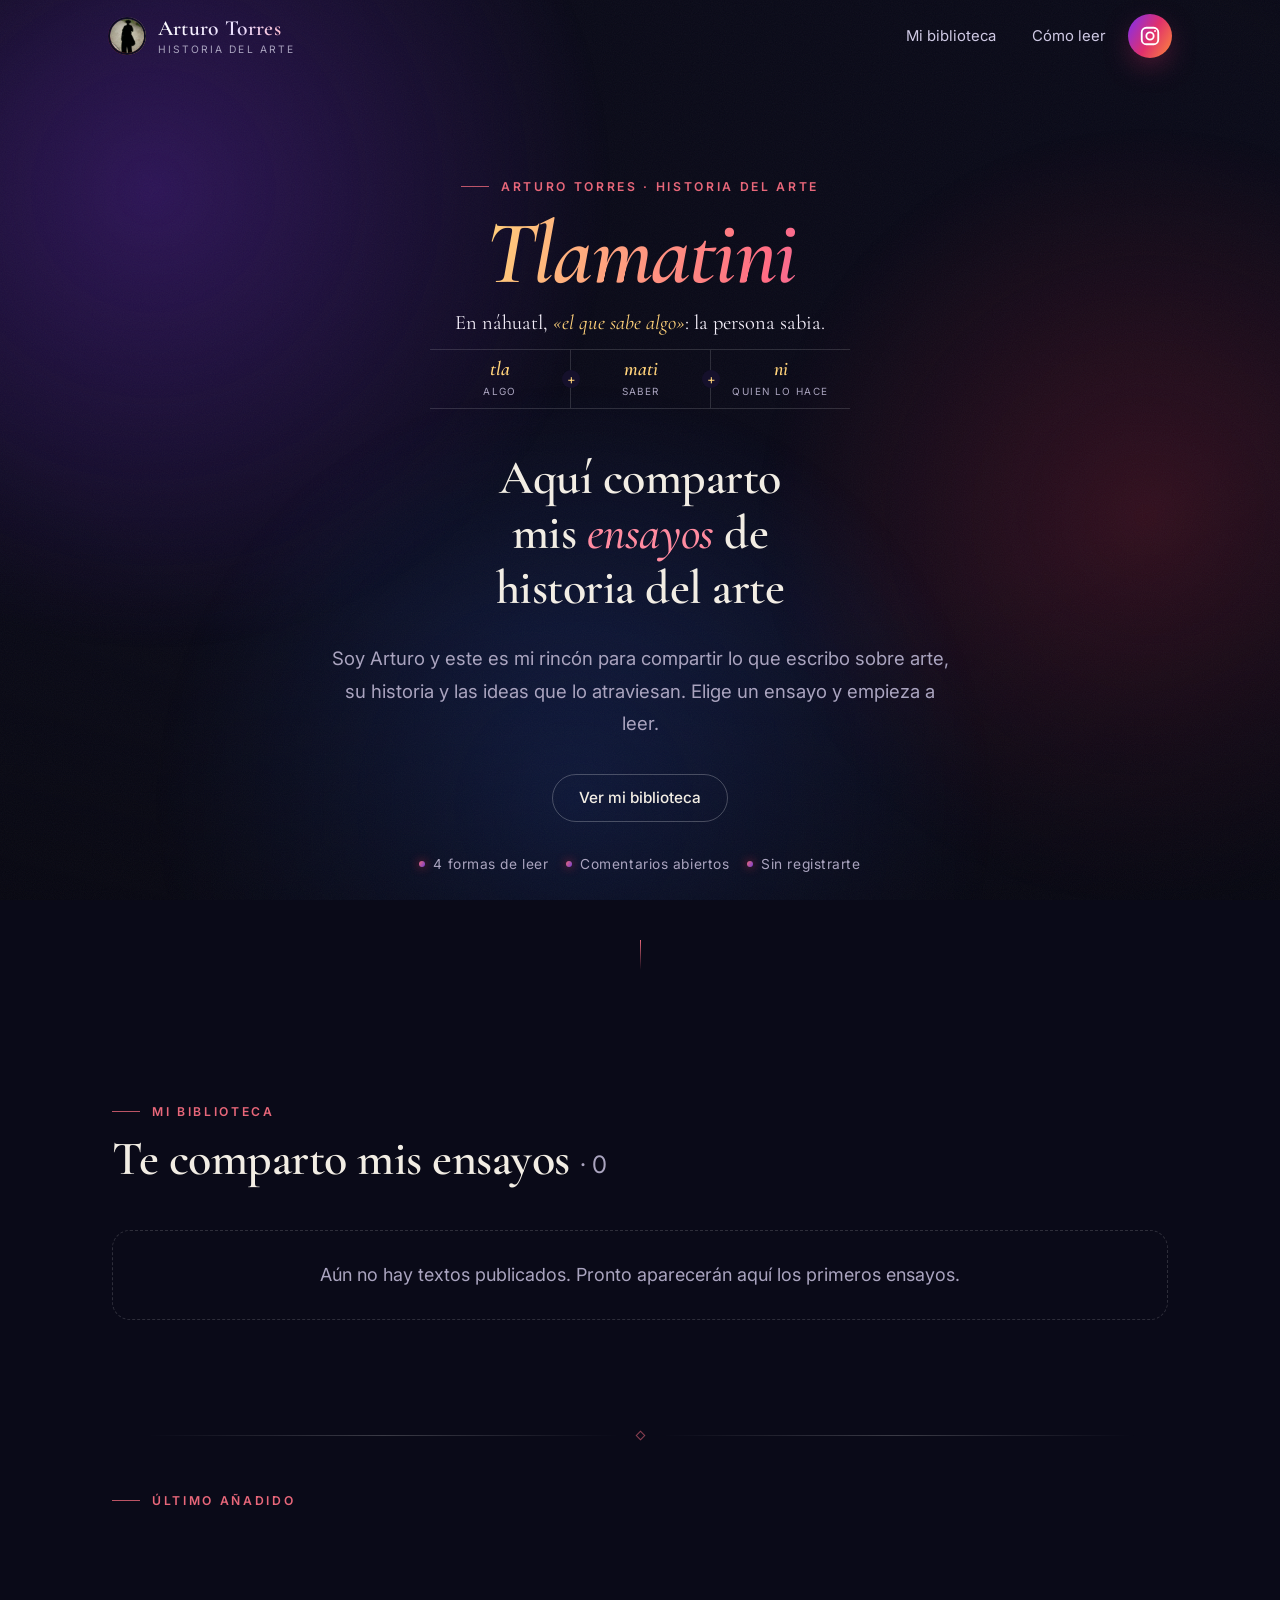
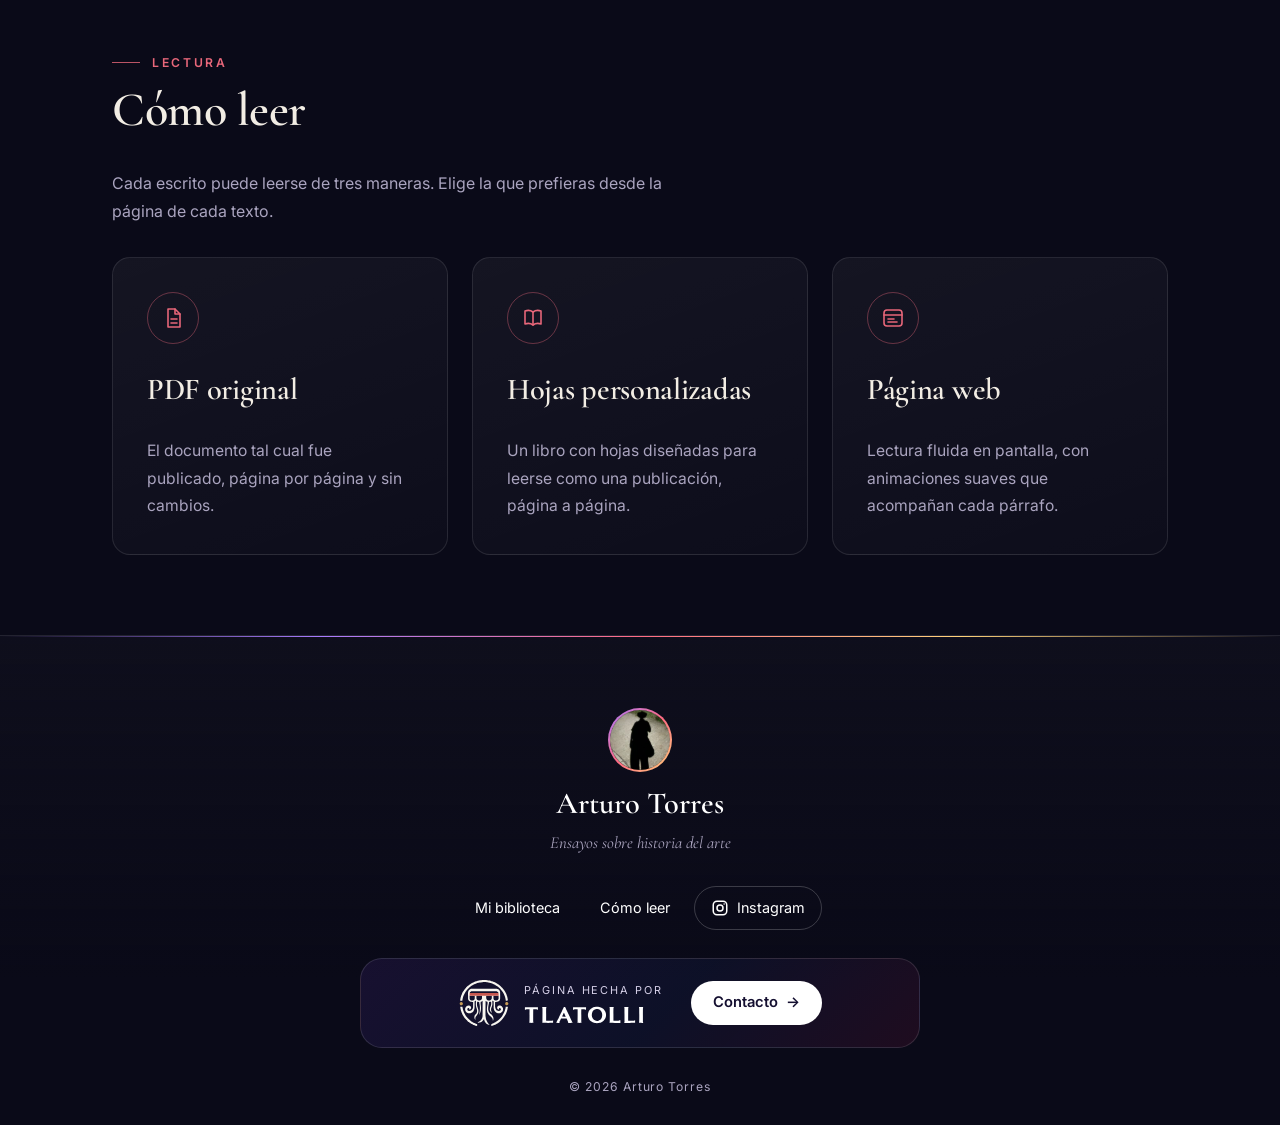
<file: index.html>
<!doctype html>
<html lang="es">
<head>
<meta charset="utf-8">
<meta name="viewport" content="width=device-width,initial-scale=1">
<title>Arturo Torres · Historia del arte</title>
<meta name="description" content="Escritos sobre historia del arte por Arturo Torres.">
<meta name="theme-color" content="#0a0a18">
<meta property="og:type" content="website">
<meta property="og:title" content="Arturo Torres · Historia del arte">
<meta property="og:description" content="Escritos sobre historia del arte por Arturo Torres.">
<link rel="icon" href="favicon.png?v=1" type="image/png">
<link rel="preconnect" href="https://fonts.googleapis.com">
<link rel="preconnect" href="https://fonts.gstatic.com" crossorigin>
<link href="https://fonts.googleapis.com/css2?family=Cormorant+Garamond:ital,wght@0,400;0,500;0,600;1,400;1,500&family=Inter:wght@400;500;600&display=swap" rel="stylesheet">
<link rel="preload" as="image" href="tlatolli-mark.svg">
<link rel="preload" as="image" href="tlatolli-palabra.svg">
<link rel="stylesheet" href="style.css?v=20261126p">
</head>
<body data-page="home">
<div class="intro-carga" id="intro-carga" aria-hidden="true">
  <span class="ic-logo"><img src="tlatolli-mark.svg" alt="" width="150" height="150"></span>
  <span class="ic-a" lang="nah"><b style="--i:0">T</b><b style="--i:1">l</b><b style="--i:2">a</b><b style="--i:3">m</b><b style="--i:4">a</b><b style="--i:5">t</b><b style="--i:6">i</b><b style="--i:7">n</b><b style="--i:8">i</b></span>
  <span class="ic-x">×</span>
  <img class="ic-b" src="tlatolli-palabra.svg" alt="">
  <i></i>
</div>
<script>
/* una vez por visita; se salta con un toque o una tecla. La portada espera y entra al cerrarse. */
(function(){
  var d=document.getElementById("intro-carga"),h=document.documentElement,t=[];
  function suelta(){h.classList.remove("con-intro");}
  function fin(){t.forEach(clearTimeout);suelta();d.remove();removeEventListener("keydown",fin);}
  try{if(sessionStorage.getItem("intro"))return d.remove();sessionStorage.setItem("intro","1");}catch(e){}
  if(matchMedia("(prefers-reduced-motion: reduce)").matches)return d.remove();
  h.classList.add("con-intro");
  d.addEventListener("click",fin);addEventListener("keydown",fin);
  d.addEventListener("animationend",function(e){if(e.target===d)fin();});
  t.push(setTimeout(suelta,1550),setTimeout(fin,2800)); /* respaldo si no llega animationend */
})();
</script>
<div class="ambient" aria-hidden="true"><span class="glow g1"></span><span class="glow g2"></span><span class="glow g3"></span></div>
<a class="skip" href="#main">Saltar al contenido</a>

<header class="site-header">
  <div class="wrap head">
    <a class="brand" href="./" aria-label="Arturo Torres, ir al inicio">
      <span class="mono" aria-hidden="true"><img src="logo.jpg" alt="" width="96" height="96"></span>
      <span class="brand-txt"><span class="brand-name">Arturo Torres</span><span class="brand-sub">Historia del arte</span></span>
    </a>
    <nav class="nav" aria-label="Principal">
      <a class="nav-link" href="./#textos">Mi biblioteca</a>
      <a class="nav-link" href="./#como-leer">Cómo leer</a>
      <a class="ig-btn" href="https://www.instagram.com/arturoff_torres" target="_blank" rel="noopener" aria-label="Instagram de Arturo Torres" title="Instagram de Arturo Torres"><svg viewBox="0 0 24 24" fill="none" stroke="currentColor" stroke-width="2" aria-hidden="true"><rect x="3" y="3" width="18" height="18" rx="5"/><circle cx="12" cy="12" r="4"/><circle cx="17.5" cy="6.5" r="1" fill="currentColor" stroke="none"/></svg></a>
    </nav>
  </div>
</header>

<main id="main" class="wrap">
  <section class="hero" aria-labelledby="hero-title">
    <div class="hero-grid">
      <div class="hero-copy">
        <p class="eyebrow">Arturo Torres · Historia del arte</p>
        <h1 id="hero-title" lang="nah">Tlamatini</h1>
        <div class="nahuatl">
          <p class="nah-sig">En náhuatl, <em>«el que sabe algo»</em>: la persona sabia.</p>
          <dl class="nah-partes" aria-label="Cómo se forma la palabra">
            <div><dt lang="nah">tla</dt><dd>algo</dd></div>
            <div><dt lang="nah">mati</dt><dd>saber</dd></div>
            <div><dt lang="nah">ni</dt><dd>quien lo hace</dd></div>
          </dl>
        </div>
        <h2 class="hero-sub">Aquí comparto mis <em>ensayos</em> de historia del arte</h2>
        <p class="lede">Soy Arturo y este es mi rincón para compartir lo que escribo sobre arte, su historia y las ideas que lo atraviesan. Elige un ensayo y empieza a leer.</p>
        <div class="cta">
          <a class="btn btn-primary" id="hero-cta" href="#textos">Leer mi último ensayo</a>
          <a class="btn btn-ghost" href="#textos">Ver mi biblioteca</a>
        </div>
        <ul class="hero-facts" aria-label="Qué ofrece el sitio">
          <li>4 formas de leer</li><li>Comentarios abiertos</li><li>Sin registrarte</li>
        </ul>
      </div>
      
    </div>
    <a class="scroll-cue" href="#textos" aria-label="Bajar a la biblioteca"></a>
  </section>

  <section id="textos" class="section" aria-labelledby="textos-title">
    <div class="sec-head">
      <p class="eyebrow">Mi biblioteca</p>
      <h2 id="textos-title">Te comparto mis ensayos <span class="count" id="count"></span></h2>
    </div>
    <div id="list" class="grid"></div>
  </section>

  <div class="ornament orn-gap" aria-hidden="true"><span></span></div>

  <section id="destacado" class="section" aria-labelledby="ult-title">
    <div class="sec-head"><p class="eyebrow">Último añadido</p><h2 id="ult-title" class="sr-only">Último texto añadido</h2></div>
    <div id="featured"></div>
  </section>

  <section id="como-leer" class="section" aria-labelledby="como-title">
    <div class="sec-head">
      <p class="eyebrow">Lectura</p>
      <h2 id="como-title">Cómo leer</h2>
    </div>
    <p class="intro">Cada escrito puede leerse de tres maneras. Elige la que prefieras desde la página de cada texto.</p>
    <div class="how">
      <div class="how-card reveal" style="--i:0">
        <div class="how-icon" aria-hidden="true"><svg viewBox="0 0 24 24" fill="none" stroke="currentColor" stroke-width="1.6" stroke-linecap="round" stroke-linejoin="round"><path d="M7 3h7l5 5v13H7z"/><path d="M14 3v5h5"/><path d="M10 13h6M10 17h6"/></svg></div>
        <h3>PDF original</h3>
        <p>El documento tal cual fue publicado, página por página y sin cambios.</p>
      </div>
      <div class="how-card reveal" style="--i:1">
        <div class="how-icon" aria-hidden="true"><svg viewBox="0 0 24 24" fill="none" stroke="currentColor" stroke-width="1.6" stroke-linecap="round" stroke-linejoin="round"><path d="M12 6c-2-1.5-5-2-8-1v13c3-1 6-.5 8 1 2-1.5 5-2 8-1V5c-3-1-6-.5-8 1z"/><path d="M12 6v13"/></svg></div>
        <h3>Hojas personalizadas</h3>
        <p>Un libro con hojas diseñadas para leerse como una publicación, página a página.</p>
      </div>
      <div class="how-card reveal" style="--i:2">
        <div class="how-icon" aria-hidden="true"><svg viewBox="0 0 24 24" fill="none" stroke="currentColor" stroke-width="1.6" stroke-linecap="round" stroke-linejoin="round"><rect x="3" y="4" width="18" height="16" rx="3"/><path d="M3 9h18"/><path d="M7 13h6M7 16h9"/></svg></div>
        <h3>Página web</h3>
        <p>Lectura fluida en pantalla, con animaciones suaves que acompañan cada párrafo.</p>
      </div>
    </div>
  </section>
</main>

<footer class="site-footer pie">
  <div class="wrap pie-in">
    <div class="pie-autor">
      <img class="pie-foto" src="logo.jpg" alt="" width="64" height="64" loading="lazy">
      <p class="pie-nombre">Arturo Torres</p>
      <p class="pie-tag">Ensayos sobre historia del arte</p>
    </div>
    <nav class="pie-nav" aria-label="Pie de página">
      <a href="./#textos">Mi biblioteca</a>
      <a href="./#como-leer">Cómo leer</a>
      <a class="pie-ig" href="https://www.instagram.com/arturoff_torres" target="_blank" rel="noopener" aria-label="Instagram de Arturo Torres"><svg viewBox="0 0 24 24" fill="none" stroke="currentColor" stroke-width="2" aria-hidden="true"><rect x="3" y="3" width="18" height="18" rx="5"/><circle cx="12" cy="12" r="4"/><circle cx="17.5" cy="6.5" r="1" fill="currentColor" stroke="none"/></svg><span>Instagram</span></a>
    </nav>
    <div class="pie-tlatolli">
      <a class="pie-marca" href="https://tlatolli.ollin.digital" target="_blank" rel="noopener" aria-label="Tlatolli, sitio web">
        <img src="tlatolli-mark.svg" alt="" width="52" height="52" loading="lazy">
        <span><small>Página hecha por</small><img class="pie-palabra" src="tlatolli-palabra.svg" alt="Tlatolli" width="120" height="18" loading="lazy"></span>
      </a>
      <a class="pie-contacto" href="https://tlatolli.ollin.digital/#contacto" target="_blank" rel="noopener">Contacto <span aria-hidden="true">→</span></a>
    </div>
    <p class="pie-copy">© <span id="year">2026</span> Arturo Torres</p>
  </div>
</footer>
<script src="config.js?v=20261123v"></script>
<script src="app.js?v=20261123v"></script>
</body>
</html>
</file>
<file: style.css>
/* ==========================================================================
   Arturo Torres · tokens, fondo ambiental, cabecera, inicio y pie
   (la parte de post y comentarios sigue más abajo, sin cambios de lógica)
   ========================================================================== */
:root{
  --bg:#0a0a18;--navy:#131a40;--purple:#2a1450;
  --red:#b3283c;--red-ink:#e8677a;          /* crimson de acento; red-ink para texto pequeño (contraste AA) */
  --text:#f2ede4;--muted:#aaa4bf;--line:#ffffff1a;
  --violet:#7a3fd0;--blue:#1d3a8a;--star:#f0b34d;
  --ig:linear-gradient(120deg,#7b2ff7 0%,#e1306c 52%,#fd8a3b 100%);
  --serif:"Cormorant Garamond",Georgia,serif;
  --sans:"Inter",system-ui,-apple-system,"Segoe UI",sans-serif;
  --fs-display:clamp(2.7rem,1.2rem + 5.6vw,5.5rem);
  --fs-h2:clamp(2rem,1.3rem + 2.6vw,3rem);
  --fs-h3:clamp(1.5rem,1.2rem + 1.1vw,1.9rem);
  --ease:cubic-bezier(.2,.7,.2,1);
}
:root:not([data-theme="light"]){color-scheme:dark}
:root[data-theme="dark"]{color-scheme:dark}
html{background:var(--bg);scroll-behavior:smooth;scroll-padding-top:96px;-webkit-text-size-adjust:100%;scrollbar-width:thin;scrollbar-color:#3b2d63 transparent}
*{box-sizing:border-box}
::selection{background:#7a3fd07d;color:#fff}
::-webkit-scrollbar{width:10px;height:10px}
::-webkit-scrollbar-track{background:transparent}
::-webkit-scrollbar-thumb{background:#3b2d63;border-radius:10px;border:3px solid var(--bg)}
img,canvas{max-width:100%}
body{margin:0;min-height:100vh;min-height:100dvh;background:var(--bg);color:var(--text);font:400 18px/1.75 var(--sans);-webkit-font-smoothing:antialiased;text-rendering:optimizeLegibility;animation:pageFade .9s ease both}
h1,h2,h3{font-family:var(--serif);font-weight:600;line-height:1.08;letter-spacing:-.01em;text-wrap:balance}
a{color:inherit}
:focus-visible{outline:2px solid var(--red-ink);outline-offset:3px;border-radius:6px}
.wrap{max-width:820px;width:100%;margin:0 auto;padding:0 clamp(16px,4vw,32px)}
body[data-page="home"] .wrap{max-width:1120px}
@media(min-width:2200px){body{font-size:21px}.wrap{max-width:1040px}body[data-page="home"] .wrap{max-width:1240px}}
.skip{position:absolute;left:12px;top:-64px;z-index:300;padding:10px 16px;border-radius:10px;background:var(--text);color:#0a0a18;font-weight:600;text-decoration:none;transition:top .2s}
.skip:focus{top:12px}

/* ---- fondo ambiental: fijo, a sangre, detrás de todo ---- */
.ambient{position:fixed;inset:0;z-index:-1;overflow:hidden;pointer-events:none;background:var(--bg)}
.ambient .glow{position:absolute;aspect-ratio:1;border-radius:50%;will-change:transform;animation:drift 36s ease-in-out infinite}
.ambient .g1{width:min(90vw,920px);left:-24vw;top:-30vh;background:radial-gradient(closest-side,#4b1f8a8c,#4b1f8a00)}
.ambient .g2{width:min(76vw,780px);right:-20vw;top:14vh;background:radial-gradient(closest-side,#8f1d2e4d,#8f1d2e00);animation-duration:44s;animation-delay:-14s}
.ambient .g3{width:min(84vw,840px);left:12vw;bottom:-36vh;background:radial-gradient(closest-side,#1c3a8a6b,#1c3a8a00);animation-duration:52s;animation-delay:-26s}
.ambient::before{content:"";position:absolute;inset:0;z-index:1;background:radial-gradient(130% 95% at 50% 30%,transparent 42%,#05050cc7 100%)}
.ambient::after{content:"";position:absolute;inset:0;z-index:2;opacity:.045;background-image:url("data:image/svg+xml,%3Csvg xmlns='http://www.w3.org/2000/svg' width='180' height='180'%3E%3Cfilter id='n'%3E%3CfeTurbulence type='fractalNoise' baseFrequency='.9' numOctaves='3' stitchTiles='stitch'/%3E%3C/filter%3E%3Crect width='100%25' height='100%25' filter='url(%23n)'/%3E%3C/svg%3E");background-size:180px 180px}
@keyframes drift{0%,100%{transform:translate3d(0,0,0) scale(1)}50%{transform:translate3d(3vw,4vh,0) scale(1.07)}}

/* ---- tipografia de apoyo ---- */
.eyebrow{display:inline-flex;align-items:center;gap:12px;margin:0;font-size:.76rem;font-weight:600;letter-spacing:.22em;text-transform:uppercase;color:var(--red-ink)}
.eyebrow::before{content:"";width:28px;height:1px;background:currentColor;opacity:.8}
.ornament{display:flex;align-items:center;gap:14px;max-width:1120px;margin:0 auto;padding:0 clamp(16px,4vw,32px)}
.ornament::before,.ornament::after{content:"";flex:1;height:1px;background:linear-gradient(90deg,transparent,#ffffff33,transparent)}
.ornament span{width:7px;height:7px;flex:none;transform:rotate(45deg);border:1px solid #e8677a99}

/* ---- cabecera: vidrio, monograma y navegacion ---- */
header.site-header{position:sticky;top:0;z-index:50;background:#0a0a18a3;-webkit-backdrop-filter:saturate(140%) blur(16px);backdrop-filter:saturate(140%) blur(16px);border-bottom:1px solid transparent;transition:background .35s,border-color .35s,box-shadow .35s}
header.site-header.is-scrolled{background:#0a0a18e6;border-bottom-color:var(--line);box-shadow:0 14px 40px -24px #000}
body[data-page="post"] header.site-header .wrap{max-width:820px}
header .head{display:flex;align-items:center;justify-content:space-between;gap:10px 16px;min-height:72px;transition:min-height .35s var(--ease)}
header.is-scrolled .head{min-height:60px}
.brand{display:inline-flex;align-items:center;gap:12px;min-height:44px;text-decoration:none;color:var(--text)}
.mono{display:grid;place-items:center;flex:none;width:38px;height:38px;border-radius:50%;border:1px solid #f2ede459;background:radial-gradient(circle at 30% 20%,#7a3fd038,transparent 70%);font-family:var(--serif);font-weight:600;font-size:1rem;line-height:1;letter-spacing:.06em}
.brand-name{font-family:var(--serif);font-weight:600;font-size:1.3rem;letter-spacing:.01em;white-space:nowrap}
.nav{display:flex;align-items:center;flex-wrap:wrap;justify-content:flex-end;gap:4px clamp(10px,2.4vw,26px)}
.nav-link{position:relative;display:inline-flex;align-items:center;min-height:44px;padding:0 4px;color:var(--muted);font-size:.95rem;text-decoration:none;transition:color .25s}
.nav-link::after{content:"";position:absolute;left:4px;right:4px;bottom:9px;height:1px;background:linear-gradient(90deg,var(--red-ink),var(--violet));transform:scaleX(0);transform-origin:left;transition:transform .45s var(--ease)}
.nav-link:hover{color:var(--text)}
.nav-link:hover::after{transform:scaleX(1)}

/* boton de Instagram: solo icono */
.ig-btn{position:relative;overflow:hidden;isolation:isolate;display:inline-flex;align-items:center;justify-content:center;flex:none;width:44px;height:44px;border-radius:50%;background:var(--ig);color:#fff;box-shadow:0 10px 30px -8px #e1306c99;animation:igGlow 2.8s ease-in-out infinite;transition:transform .3s ease,box-shadow .3s ease;-webkit-tap-highlight-color:transparent}
.ig-btn svg{width:22px;height:22px;flex:none}
.ig-btn::after{content:"";position:absolute;z-index:-1;top:-20%;bottom:-20%;left:-60%;width:40%;background:linear-gradient(100deg,transparent,#ffffff8c,transparent);transform:skewX(-22deg);transition:left .8s ease}
.ig-btn:hover{transform:translateY(-3px);box-shadow:0 16px 40px -6px #e1306cb3}
.ig-btn:hover::after{left:130%}
.ig-btn:focus-visible{outline:2px solid #fff;outline-offset:4px}
@keyframes igGlow{0%,100%{box-shadow:0 10px 30px -8px #e1306c99}50%{box-shadow:0 14px 44px -4px #e1306ccc,0 0 0 6px #e1306c1f}}

/* ---- inicio: hero ---- */
.hero{position:relative;display:grid;align-content:center;padding:clamp(56px,10vw,104px) 0 clamp(40px,8vw,128px)}
#destacado{padding-top:clamp(24px,5vw,40px)}
@media(max-width:899px){.scroll-cue{display:none}}
.hero-grid{display:grid;gap:44px;align-items:center}
.hero h1{font-size:var(--fs-display);line-height:1;letter-spacing:-.02em;margin:22px 0 0;max-width:13ch}
.hero h1 em{font-style:italic;font-weight:500;background:linear-gradient(100deg,#ff6b84,#b3283c 30%,#a77bff 55%,#ff6b84);background-size:240% auto;-webkit-background-clip:text;background-clip:text;color:transparent;-webkit-text-fill-color:transparent;animation:shine 9s linear infinite}
.lede{max-width:52ch;margin:26px 0 0;color:var(--muted);font-size:clamp(1.02rem,.96rem + .3vw,1.16rem)}
.cta{display:flex;flex-wrap:wrap;gap:12px;margin-top:34px}
.cta[hidden]{display:none}
.btn{display:inline-flex;align-items:center;justify-content:center;gap:10px;min-height:48px;padding:12px 26px;border-radius:999px;font:500 .96rem/1 var(--sans);text-decoration:none;transition:transform .35s var(--ease),background .35s,border-color .35s,color .35s,box-shadow .35s;-webkit-tap-highlight-color:transparent}
.btn-primary{color:#fff;background:linear-gradient(120deg,var(--red),#6b2f9e);box-shadow:0 12px 32px -12px #b3283ccc}
.btn-primary:hover{transform:translateY(-2px);box-shadow:0 18px 44px -12px #b3283ccc}
.btn-ghost{color:var(--text);border:1px solid #ffffff3d}
.btn-ghost:hover{border-color:var(--red-ink);background:#ffffff0a}
.hero .eyebrow,.hero h1,.hero .lede,.hero .cta{animation:rise 1s var(--ease) both}
.hero h1{animation-delay:.12s}
.hero .lede{animation-delay:.26s}
.hero .cta{animation-delay:.4s}
.scroll-cue{position:absolute;left:50%;bottom:8px;transform:translateX(-50%);display:grid;justify-items:center;width:44px;height:44px;align-content:end;color:var(--muted)}
.scroll-cue::after{content:"";width:1px;height:30px;background:linear-gradient(var(--red-ink),transparent);animation:cue 2.4s var(--ease) infinite}
@keyframes cue{0%{transform:scaleY(0);transform-origin:top}50%{transform:scaleY(1);transform-origin:top}51%{transform-origin:bottom}100%{transform:scaleY(0);transform-origin:bottom}}
@media(min-width:900px){
  .hero{min-height:80vh}
}

/* ---- secciones ---- */
.section{padding:clamp(64px,10vw,112px) 0 0}
.sec-head{margin:0 0 clamp(28px,4vw,44px)}
.sec-head h2{margin:12px 0 0;font-size:var(--fs-h2)}
.count{color:var(--muted);font-family:var(--sans);font-weight:400;font-size:.5em;letter-spacing:0;white-space:nowrap;vertical-align:middle}
.intro{max-width:60ch;margin:-12px 0 32px;color:var(--muted);font-size:1rem}

/* ---- texto destacado ---- */
.spot{position:relative;isolation:isolate}
.spot::before{content:"";position:absolute;inset:0;z-index:-1;border-radius:inherit;background:radial-gradient(420px circle at var(--mx,50%) var(--my,0%),#8a4fff2e,transparent 62%);opacity:0;transition:opacity .45s;pointer-events:none}
.spot:hover::before{opacity:1}
.feature{display:grid;gap:clamp(18px,3vw,36px);align-items:center;padding:clamp(16px,2.4vw,30px);border-radius:24px;border:1px solid #ffffff1c;background:linear-gradient(160deg,#ffffff10,#ffffff04);color:inherit;text-decoration:none;overflow:hidden;transition:transform .55s var(--ease),border-color .4s,box-shadow .55s}
.feature:hover{transform:translateY(-4px);border-color:#e8677a66;box-shadow:0 34px 80px -34px #000}
.feature-cover{justify-self:center;width:min(46%,160px)}
.feature-cover img{display:block;width:100%;aspect-ratio:551/780;object-fit:cover;border-radius:6px;transform:rotate(-2.5deg);box-shadow:0 30px 60px -18px #000d,0 0 0 1px #ffffff22;transition:transform .8s var(--ease)}
.feature:hover .feature-cover img{transform:rotate(0) scale(1.02)}
.feature h3{margin:10px 0 0;font-size:clamp(1.5rem,1.1rem + 1.6vw,2.2rem)}
.feature .summary{max-width:56ch;margin:18px 0 0;color:var(--muted);font-size:1.04rem}
.feature .cta-line{display:inline-flex;align-items:center;min-height:44px;margin-top:22px;color:var(--text);font-weight:500;transition:letter-spacing .4s var(--ease)}
.feature:hover .cta-line{letter-spacing:.04em}
.date{margin:0;font-size:.78rem;font-weight:500;letter-spacing:.18em;text-transform:uppercase;color:var(--red-ink)}
.chips{display:flex;flex-wrap:wrap;gap:8px;margin:20px 0 0;padding:0;list-style:none}
.chips li{padding:5px 12px;border:1px solid #ffffff26;border-radius:999px;color:var(--muted);font-size:.74rem;letter-spacing:.1em;text-transform:uppercase}
@media(min-width:760px){.feature{grid-template-columns:minmax(0,260px) minmax(0,1fr)}}

/* ---- rejilla de textos ---- */
.grid{display:grid;gap:clamp(16px,2.4vw,24px);grid-template-columns:minmax(0,1fr)}
@media(min-width:640px){.grid{grid-template-columns:repeat(2,minmax(0,1fr))}}
@media(min-width:1000px){.grid{grid-template-columns:repeat(3,minmax(0,1fr))}}
.card{position:relative;display:flex;flex-direction:column;min-width:0;border-radius:18px;overflow:hidden;border:1px solid #ffffff1a;background:linear-gradient(160deg,#ffffff0e,#ffffff05);color:inherit;text-decoration:none;transition:transform .45s var(--ease),border-color .35s,box-shadow .45s}
.card:hover{transform:translateY(-5px);border-color:#e8677a66;box-shadow:0 24px 60px -24px #000e}
.card-cover{position:relative;display:grid;place-items:center;aspect-ratio:5/4;overflow:hidden;background:radial-gradient(120% 90% at 50% 0%,#2a1450 0%,#0d0a20 72%);border-bottom:1px solid #ffffff12}
.card-cover img{width:auto;height:82%;aspect-ratio:551/780;object-fit:cover;border-radius:3px;box-shadow:0 18px 36px -12px #000d;transition:transform .7s var(--ease)}
.card:hover .card-cover img{transform:scale(1.04)}
.ph{font-family:var(--serif);font-style:italic;font-size:3.4rem;line-height:1;color:#f2ede440}
.card-body{display:flex;flex:1;flex-direction:column;padding:22px 24px 24px}
.card h3{margin:10px 0 0;font-size:var(--fs-h3)}
.card .summary{margin:12px 0 0;display:-webkit-box;-webkit-line-clamp:3;-webkit-box-orient:vertical;overflow:hidden;color:var(--muted);font-size:.95rem;line-height:1.62}
.card .rating{margin-top:auto;padding-top:16px}

/* calificacion */
.rating{display:flex;flex-wrap:wrap;align-items:center;gap:2px 6px;margin:0;color:var(--muted);font-size:.88rem;font-variant-numeric:tabular-nums}
.rating .star{color:var(--star)}

/* estados: carga, vacio, error */
.state{grid-column:1/-1;margin:0;padding:28px;border:1px dashed #ffffff26;border-radius:18px;color:var(--muted);text-align:center}
.skel{pointer-events:none}
.skel .sk{display:block;border-radius:8px;background:linear-gradient(90deg,#ffffff0d 0%,#ffffff1f 50%,#ffffff0d 100%);background-size:200% 100%;animation:shimmer 1.4s linear infinite}
.skel .sk-img{width:46%;height:80%;border-radius:3px}
.skel .sk-t{width:78%;height:24px;margin-top:6px}
.skel .sk-l{width:100%;height:12px;margin-top:12px}
.skel .sk-l.short{width:58%}
.skel .card-cover{background:#ffffff08}

/* ---- como leer ---- */
.how{display:grid;gap:clamp(16px,2.4vw,24px);grid-template-columns:minmax(0,1fr)}
@media(min-width:760px){.how{grid-template-columns:repeat(3,minmax(0,1fr))}}
.how-card{padding:clamp(24px,3vw,34px);border-radius:18px;border:1px solid #ffffff1a;background:linear-gradient(160deg,#ffffff0c,#ffffff04)}
.how-icon{display:grid;place-items:center;width:52px;height:52px;margin-bottom:24px;border-radius:50%;border:1px solid #e8677a66;color:var(--red-ink)}
.how-icon svg{width:24px;height:24px}
.how-card h3{font-size:var(--fs-h3)}
.how-card p{margin:12px 0 0;color:var(--muted);font-size:.98rem}

/* revelado al entrar en pantalla: solo opacidad y desplazamiento */
.reveal{opacity:0}
.reveal.in{opacity:1;animation:revealIn .9s var(--ease) both;animation-delay:calc(var(--i,0) * 90ms)}
@keyframes revealIn{from{opacity:0;translate:0 24px}to{opacity:1;translate:0 0}}
@keyframes rise{from{opacity:0;transform:translateY(18px)}}
@keyframes shine{to{background-position:240% center}}
@keyframes pageFade{from{opacity:0}}

/* ---- pie ---- */
.site-footer{margin-top:clamp(64px,10vw,112px);border-top:1px solid var(--line);padding:clamp(48px,7vw,72px) 0 calc(40px + env(safe-area-inset-bottom));color:var(--muted);font-size:.9rem;text-align:center}
.foot{display:flex;flex-direction:column;align-items:center;gap:14px}
.foot .mono{width:44px;height:44px}
.foot-name{font-family:var(--serif);font-weight:600;font-size:1.45rem;color:var(--text)}
.foot-tag{margin:0;font-family:var(--serif);font-style:italic;font-size:1.08rem}
.foot-ig{display:inline-flex;align-items:center;justify-content:center;width:44px;height:44px;margin-top:6px;border-radius:50%;border:1px solid #ffffff33;color:var(--text);transition:border-color .3s,color .3s,background .3s}
.foot-ig:hover{border-color:var(--red-ink);color:#fff;background:#ffffff0c}
.foot-ig svg{width:20px;height:20px}
.foot-copy{margin:8px 0 0;font-size:.8rem;letter-spacing:.06em}

/* ---- responsive ---- */
@media(max-width:560px){
  body{font-size:17px}
  .hero h1{margin-top:18px}
  .cta .btn{flex:1 1 100%}
}
@media(max-width:420px){
  header .head{gap:10px}
  .brand{gap:10px}
  .brand-name{font-size:1rem}
  .mono{width:32px;height:32px;font-size:.85rem}
  .nav{flex-wrap:nowrap;gap:6px}
  .nav-link{padding:0 4px;font-size:.85rem}
  .ig-btn{width:40px;height:40px}
  .ig-btn svg{width:20px;height:20px}
  header.is-scrolled .head{min-height:56px}
}
@media(max-width:340px){.brand-name{display:none}}

/* ---- accesibilidad: sin animaciones si el usuario las reduce ---- */
@media (prefers-reduced-motion:reduce){
  *,*::before,*::after{animation:none!important;transition:none!important;scroll-behavior:auto!important}
  html{scroll-behavior:auto}
  .reveal{opacity:1!important}
  .spot::before{display:none}
}


/* ---- articulo y controles de lectura (compartidos con post.html) ---- */
article{padding:0 0 40px}
article h1{font-size:clamp(2rem,6vw,3.2rem);margin:12px 0 0}
article img{border-radius:10px}
article blockquote{border-left:3px solid var(--red);margin:1.5em 0;padding-left:16px;color:var(--muted)}
.meta{display:block;color:var(--red-ink);letter-spacing:.06em;text-transform:uppercase;font-size:.85rem}
.tag{display:inline-block;padding:0 8px;border:1px solid currentColor;border-radius:999px;font-size:.72rem;letter-spacing:.08em;line-height:1.6}
.seg{display:inline-flex;padding:4px;border:1px solid #ffffff22;border-radius:999px;background:#ffffff0a}
.seg button,.seg a{min-height:44px;padding:8px 18px;border:0;border-radius:999px;background:transparent;color:var(--muted);font:inherit;font-size:.92rem;cursor:pointer;transition:background .25s,color .25s,box-shadow .25s;-webkit-tap-highlight-color:transparent}
.seg button:hover,.seg a:hover{color:var(--text)}
.seg button[aria-pressed="true"]{background:linear-gradient(120deg,var(--red),#6b2f9e);color:#fff;box-shadow:0 4px 16px #b3283c59}
.dl{display:inline-flex;align-items:center;min-height:44px;padding:8px 18px;border:1px solid var(--red);border-radius:999px;color:var(--text);text-decoration:none;font-size:.92rem;transition:background .25s}
.dl:hover{background:var(--red)}
#body{margin-top:14px}
.pagewrap{position:relative;margin:0 0 28px;border-radius:6px;background:#fff;box-shadow:0 18px 50px -14px #000b;transition:box-shadow .4s}
.pagewrap canvas{display:block;width:100%;height:auto;border-radius:6px}
.pagewrap.skel{aspect-ratio:1/1.414;background:linear-gradient(90deg,#ffffff0a 0%,#ffffff1f 50%,#ffffff0a 100%);background-size:200% 100%;animation:shimmer 1.4s linear infinite}
.pagewrap.in{animation:pageIn .7s cubic-bezier(.2,.7,.2,1) backwards}
@keyframes shimmer{from{background-position:200% 0}to{background-position:-200% 0}}
@keyframes pageIn{from{opacity:0;transform:translateY(16px)}}

/* barra de progreso de lectura */
#progress{position:fixed;top:0;left:0;right:0;height:3px;z-index:100;transform:scaleX(0);transform-origin:0 50%;background:linear-gradient(90deg,var(--red),var(--violet));box-shadow:0 0 12px #b3283c88;pointer-events:none}
.back{display:inline-flex;align-items:center;min-height:44px;margin-top:40px;color:var(--muted);text-decoration:none;transition:color .2s}
.back:hover{color:var(--red-ink)}

/* ---- post: cabecera y modos de lectura ---- */
[hidden]{display:none!important}
.post-chrome{padding-top:clamp(32px,6vw,56px)}
.post-top{display:flex;flex-wrap:wrap;align-items:center;justify-content:space-between;gap:10px 16px}
.anim-btn{display:inline-flex;align-items:center;min-height:44px;padding:8px 18px;border:1px solid var(--violet);border-radius:999px;color:var(--text);text-decoration:none;font-size:.92rem;transition:background .25s}
.anim-btn:hover{background:var(--violet)}
.fmt-bar{display:flex;flex-wrap:wrap;align-items:center;justify-content:space-between;gap:12px 16px;margin:26px 0 12px}
.fmt-seg{flex-wrap:wrap;border-radius:18px}
.fmt-seg button{padding:8px 14px}
.fmt-stage{transition:opacity .25s ease,transform .25s ease;max-width:100%}
.fmt-stage.is-fading{opacity:0;transform:translateY(6px)}
.pdf-wrap{max-width:100%}

.post-body{position:relative;color:var(--text);overflow-wrap:break-word}
.post-body img{max-width:100%;height:auto}
.post-body header{position:static;display:block;background:none;border:0;-webkit-backdrop-filter:none;backdrop-filter:none;z-index:auto;margin:0;padding:0}
.post-body h1{font-size:clamp(2rem,6vw,3.2rem);margin:0 0 .45em}
.post-body .autor{margin:0 0 1.2em;color:var(--muted);font-size:.95rem;letter-spacing:.04em}
.post-body .resumen{color:var(--muted);font-size:1.05rem;line-height:1.7;margin:0 0 1.6em}
.post-body .cuerpo{position:relative}
.post-body .cuerpo p{margin:0 0 1.1em}
.post-body sup{line-height:1}
.post-body sup a{display:inline-block;padding:12px 6px;margin:-12px -6px;text-decoration:none;color:var(--red);font-weight:600}
.post-body section h2{margin:2.2em 0 .6em;font-size:1.7rem}
.post-body #fuentes ul{padding-left:1.2em;color:var(--muted);font-size:.9em}
.post-body #fuentes li{margin:0 0 .6em}
.post-body ol.notas{font-size:.85em;color:var(--muted);padding-left:1.4em;border-top:1px solid var(--line);padding-top:18px;margin-top:40px}
.post-body ol.notas li{margin:0 0 .7em}
.post-body a.volver{display:inline-block;padding:8px 6px;color:var(--red);text-decoration:none}
.post-body #anexos figure{margin:2.2em 0}
.post-body #anexos img{display:block;width:100%;height:auto;border-radius:12px;cursor:zoom-in}
.post-body #anexos figcaption{color:var(--muted);font-size:.9em;margin-top:.7em}

/* popover de nota */
.notepop{position:absolute;z-index:150;width:340px;max-width:calc(100vw - 24px);background:#15102bf5;border:1px solid #ffffff22;border-radius:14px;box-shadow:0 20px 50px -10px #000d;padding:16px 18px 10px;color:var(--text);font-size:.92rem;line-height:1.6;-webkit-backdrop-filter:blur(10px);backdrop-filter:blur(10px)}
.notepop-body{max-height:50vh;overflow:auto}
.notepop-body p{margin:0}
.notepop-close{display:block;margin:6px 0 0 auto;min-height:44px;padding:8px 14px;border:0;background:none;color:var(--red);font:inherit;cursor:pointer}
.notepop.sheet{position:fixed!important;left:0!important;right:0;top:auto!important;bottom:0;width:auto!important;border-radius:18px 18px 0 0;padding:18px 20px calc(12px + env(safe-area-inset-bottom));box-shadow:0 -20px 50px -10px #000d}
.notepop.sheet .notepop-body{max-height:40vh}
/* imagen ampliada */
.lightbox{position:fixed;inset:0;z-index:200;display:grid;place-items:center;overflow:auto;padding:64px 16px 24px;background:#05050ded;-webkit-backdrop-filter:blur(6px);backdrop-filter:blur(6px)}
.lightbox img{max-width:100%;max-height:100%;width:auto;height:auto;object-fit:contain;border-radius:10px;cursor:zoom-in}
.lightbox img.zoomed{max-width:none;max-height:none;width:min(1600px,170%);cursor:zoom-out}
.lb-close{position:absolute;top:12px;right:12px;min-height:44px;padding:8px 16px;border:1px solid #ffffff33;border-radius:999px;background:#0a0a18;color:var(--text);font:inherit;cursor:pointer}

/* ---- Hojas personalizadas: libro en columnas CSS sobre vidrio ---- */
.libro{position:relative;width:100%;padding:10px;border-radius:20px;border:1px solid #ffffff24;background:#ffffff0d;-webkit-backdrop-filter:blur(18px) saturate(130%);backdrop-filter:blur(18px) saturate(130%);box-shadow:0 40px 80px -36px #000f,inset 0 1px 0 #ffffff1f}
@supports not ((backdrop-filter:blur(1px)) or (-webkit-backdrop-filter:blur(1px))){.libro{background:#0e1433f5}}
.libro-vp{position:relative;height:min(78vh,900px);min-height:380px;overflow:hidden;border-radius:12px;border:1px solid #ffffff24;background:var(--navy);box-shadow:0 28px 56px -22px #000e,inset 0 0 40px -18px #000a;touch-action:pan-y}
.libro-vp[data-zone=prev]{cursor:w-resize}
.libro-vp[data-zone=next]{cursor:e-resize}
.libro-vp::before{content:"";position:absolute;top:0;bottom:0;left:50%;width:64px;margin-left:-32px;display:none;pointer-events:none;background:linear-gradient(90deg,transparent,#00000028 44%,#0000005c 50%,#00000028 56%,transparent)}
.libro-vp::after{content:"";position:absolute;inset:0;opacity:0;pointer-events:none;background:linear-gradient(90deg,#0000,#0007 50%,#0000)}
.libro-flip{position:absolute;inset:0;overflow:hidden;pointer-events:none;background:var(--navy)}
.libro-hoja{position:absolute;top:0;bottom:0;left:0;overflow:hidden;background:var(--navy)}
.libro-hoja.reverso{background:#182049}
.libro-luz{position:absolute;inset:0;transform-origin:left;background:linear-gradient(90deg,#ffffff1f,#ffffff05 35%,#0000 60%,#ffffff17 86%,#0006)}
.libro-sombra{position:absolute;top:0;bottom:0;left:0;width:56px;opacity:0}
.libro-sombra.der{background:linear-gradient(90deg,#000b,#0000)}
.libro-sombra.izq{background:linear-gradient(270deg,#0009,#0000)}
.libro-vp::before{z-index:1}
@keyframes turnShade{0%{opacity:0}35%{opacity:.85}100%{opacity:0}}
.libro-head{position:absolute;top:14px;left:44px;right:44px;z-index:1;padding-bottom:7px;border-bottom:1px solid #ffffff17;text-align:center;color:var(--muted);font-size:.66rem;letter-spacing:.22em;text-transform:uppercase;pointer-events:none}
.libro-head::before{content:attr(data-t)}
.libro-foot{position:absolute;bottom:16px;left:44px;right:44px;z-index:1;display:flex;justify-content:space-between;color:var(--muted);font-family:var(--serif);font-size:.9rem;letter-spacing:.06em;font-variant-numeric:tabular-nums;pointer-events:none}
.libro-foot span::before{content:attr(data-t)}
.libro-cols{position:absolute;inset:0;padding:50px 44px 62px;columns:2;column-gap:52px;column-fill:auto;color:#ebe6f5;font-family:"Cormorant Garamond",Georgia,serif;font-size:clamp(1.12rem,1.5vw,1.22rem);line-height:1.6;text-align:left;text-wrap:pretty;hyphens:manual;transition:transform .65s cubic-bezier(.2,.7,.2,1);will-change:transform}
.libro-cols p{margin:0 0 .85em}
.libro-cols .cuerpo p{text-indent:1.2em}
.libro-cols .cover{break-after:column;padding-top:7%}
.libro-cols .cover header::after{content:"";display:block;width:72px;height:2px;margin-top:26px;background:var(--red)}
.libro-cols h1{font-size:clamp(1.9rem,3.6vw,2.7rem);margin:0 0 .5em;color:#fff}
.libro-cols .autor{margin:0 0 1.4em;color:var(--muted);font-size:.82em;letter-spacing:.14em;text-transform:uppercase}
.libro-cols .resumen{margin:0;padding-left:18px;border-left:3px solid var(--red);font-style:italic;font-size:1.1em;line-height:1.5;color:#e7e2f2}
.libro-cols h2{font-size:1.5rem;margin:1.2em 0 .5em;break-after:avoid}
.libro-cols sup a{color:#ff6b84;font-weight:600;text-decoration:none}
.libro-cols ol.notas{break-before:column;font-size:.86em;color:var(--muted);padding-left:1.4em;margin:0}
.libro-cols ol.notas li{break-inside:avoid;margin:0 0 .6em}
.libro-cols #fuentes{break-before:column}
.libro-cols #fuentes ul{padding-left:1.2em;font-size:.9em;color:var(--muted)}
.libro-cols #fuentes li{margin:0 0 .6em;break-inside:avoid}
.libro-cols #anexos{break-before:column}
.libro-cols #anexos figure{break-inside:avoid;margin:0 0 1.5em;padding:10px 10px 4px;border:1px solid #ffffff2e;border-radius:12px;background:#0c1331}
.libro-cols #anexos img{display:block;width:100%;height:auto;max-height:min(44vh,420px);object-fit:contain;border-radius:8px;cursor:zoom-in}
.libro-cols #anexos figcaption{font-size:.8em;color:var(--muted);padding:8px 4px 6px;text-align:center}
.libro-cols a.volver{display:inline-block;padding:6px;color:#ff6b84;text-decoration:none}

/* flechas de página: circulos de vidrio a los lados del libro (en móvil, en las esquinas inferiores) */
.libro-arrow{position:absolute;z-index:3;top:50%;transform:translateY(-50%);display:grid;place-items:center;width:52px;height:52px;padding:0;border-radius:50%;border:1px solid #ffffff3d;background:#ffffff1f;color:var(--text);cursor:pointer;-webkit-backdrop-filter:blur(12px);backdrop-filter:blur(12px);box-shadow:0 10px 24px -10px #000c,inset 0 1px 0 #ffffff26;transition:background .25s,opacity .25s,transform .25s var(--ease)}
.libro-arrow.prev{left:12px}
.libro-arrow.next{right:12px}
.libro-arrow svg{width:22px;height:22px}
.libro-arrow:hover:not(:disabled){background:#ffffff33}
.libro-arrow:active:not(:disabled){transform:translateY(-50%) scale(.94)}
.libro-arrow:disabled{opacity:.3;cursor:default}
.libro-arrow:focus-visible,.libro-nav button:focus-visible,.libro-jump input:focus-visible{outline:2px solid var(--red-ink);outline-offset:3px}

/* controlador flotante: solo mientras el libro esta en pantalla */
.libro-nav{position:fixed;left:50%;bottom:max(14px,env(safe-area-inset-bottom));z-index:120;width:max-content;max-width:calc(100vw - 24px);display:flex;align-items:center;gap:4px;padding:6px;border-radius:999px;border:1px solid #ffffff2b;background:#0e1433dd;-webkit-backdrop-filter:blur(16px);backdrop-filter:blur(16px);box-shadow:0 18px 40px -12px #000e;transform:translate(-50%,calc(100% + 30px));opacity:0;visibility:hidden;transition:transform .35s var(--ease),opacity .35s,visibility .35s}
.libro-nav.is-on{transform:translate(-50%,0);opacity:1;visibility:visible}
.libro-nav[hidden]{display:none!important}
.libro-nav>button{display:inline-grid;place-items:center;min-width:44px;min-height:44px;padding:0;border:0;border-radius:999px;background:transparent;color:var(--text);cursor:pointer;transition:background .25s}
.libro-nav>button:hover:not(:disabled){background:#ffffff1f}
.libro-nav>button:disabled{opacity:.35;cursor:default}
.libro-nav svg{width:20px;height:20px}
.libro-count{min-width:12ch;min-height:44px;padding:0 12px;border:0;border-radius:999px;background:transparent;color:var(--text);font:inherit;font-size:.88rem;font-variant-numeric:tabular-nums;white-space:nowrap;cursor:pointer;transition:background .25s}
.libro-count:hover{background:#ffffff1f}
.libro-prog{position:absolute;left:22px;right:22px;bottom:2px;height:2px;border-radius:2px;background:#ffffff1f;overflow:hidden;pointer-events:none}
.libro-prog i{display:block;height:100%;background:var(--red-ink);transform-origin:0 50%;transform:scaleX(0);transition:transform .45s var(--ease)}
.libro-jump{position:absolute;bottom:calc(100% + 12px);left:50%;transform:translateX(-50%);display:flex;align-items:center;gap:12px;max-width:calc(100vw - 24px);padding:12px 14px;border-radius:16px;border:1px solid #ffffff2b;background:#0e1433f2;-webkit-backdrop-filter:blur(16px);backdrop-filter:blur(16px);box-shadow:0 18px 40px -12px #000e;white-space:nowrap}
.libro-jump input{min-height:44px;font:inherit;color:var(--text)}
.libro-jump input[type=number]{width:6ch;padding:6px 8px;border-radius:10px;border:1px solid #ffffff33;background:#0a0a18;text-align:center;font-variant-numeric:tabular-nums}
.libro-jump input[type=range]{width:min(44vw,220px);accent-color:var(--red-ink);cursor:pointer}

@media(min-width:760px){
  .libro{padding:22px 76px;border-radius:26px}
  .libro-vp::before{display:block}
}
@media(max-width:759px){
  .libro-cols{columns:1;column-gap:34px;padding:48px 24px 60px;font-size:1.06rem}
  .libro-head{left:24px;right:24px}
  .libro-foot{left:64px;right:64px;bottom:20px}
  .libro-arrow{top:auto;bottom:18px;transform:none;width:44px;height:44px}
  .libro-arrow.prev{left:14px}
  .libro-arrow.next{right:14px}
  .libro-arrow:active:not(:disabled){transform:scale(.94)}
}
@media (prefers-reduced-motion:reduce){
  .libro-cols,.libro-arrow,.libro-nav,.libro-count,.libro-nav>button,.libro-prog i{transition:none!important}
}

/* ---- Página web: texto fluido con animaciones de lectura ---- */
@media(min-width:1000px){
  main.wrap:has(.web),main.wrap:has(.libro){max-width:1040px}
  .web{margin-left:max(0px,calc(50% - 448px))}
}
.web{position:relative;max-width:620px}
.web .hero-title{font-size:clamp(2.3rem,6.4vw,3.8rem);margin:14px 0 20px;background:linear-gradient(100deg,#ff4d6d,#b3283c 25%,#8a4fff 50%,#b3283c 75%,#ff4d6d);background-size:250% auto;-webkit-background-clip:text;background-clip:text;color:transparent;-webkit-text-fill-color:transparent;animation:rise .9s cubic-bezier(.2,.7,.2,1) both,shine 7s linear infinite}
.web .autor{margin:0 0 1.4em;color:var(--muted);font-size:.95rem;letter-spacing:.06em;text-transform:uppercase}
.web .resumen{font-family:"Cormorant Garamond",Georgia,serif;font-style:italic;font-size:clamp(1.25rem,2.6vw,1.5rem);line-height:1.4;color:var(--text);border-left:3px solid var(--red);padding:4px 0 4px 22px;margin:28px 0 40px}
.web .cuerpo p{margin:0 0 1.35em;font-size:1.08rem;line-height:1.8;color:#dcd7ea;transition:opacity .6s ease}
.web .cuerpo p.dim{opacity:.36}
.web .w{display:inline-block;opacity:0;transform:translate3d(0,.55em,0);transition:opacity .7s ease,transform .8s cubic-bezier(.2,.7,.2,1);transition-delay:calc(var(--i,0) * 14ms)}
.web .resumen.in .w,.web .cuerpo p.in .w{opacity:1;transform:none}
.web ol.notas{margin-top:40px}
.web #fuentes{opacity:0;transform:translate3d(0,14px,0);transition:opacity .9s ease,transform .9s ease}
.web #fuentes.in{opacity:1;transform:none}
.web #fuentes ul{padding-left:1.2em;color:var(--muted);font-size:.9em}
.web #fuentes li{margin:0 0 .6em}
.web #anexos{margin-top:40px}
.web .plate{position:relative;overflow:hidden;margin:2.4em 0;padding:10px 10px 4px;border:2px solid transparent;border-radius:16px;background:linear-gradient(#120d2e,#120d2e) padding-box,linear-gradient(120deg,var(--violet),var(--red)) border-box;clip-path:inset(0 0 100% 0 round 16px);transition:clip-path 1s cubic-bezier(.2,.7,.2,1)}
.web .plate.in{clip-path:inset(0 0 0 0 round 16px)}
.web .plate img{display:block;width:100%;height:auto;border-radius:8px;cursor:zoom-in;transform:translate3d(0,var(--py,0px),0) scale(1.12);transition:transform 1.2s cubic-bezier(.2,.7,.2,1)}
.web .plate:not(.in) img{transform:translate3d(0,var(--py,0px),0) scale(1.35)}
.web .plate figcaption{color:var(--muted);font-size:.88em;padding:8px 4px 6px;text-align:center}
/* notas en el margen derecho (>=1000px): posicion de cada nota junto a su parrafo */
@media(min-width:1000px){
  .web ol.notas.margen-on{position:absolute;top:0;left:calc(100% + 36px);width:236px;margin:0;padding:0;border:0;font-size:.84rem;color:var(--muted);list-style-position:inside}
  .web ol.notas.margen-on li{position:absolute;left:0;width:236px;margin:0;padding:0 0 0 14px;border-left:2px solid var(--red);line-height:1.5;transition:opacity .5s ease}
}
.web ol.notas{font-size:.86em}

/* accesibilidad: sin animaciones si el usuario las reduce */
@media (prefers-reduced-motion:reduce){
  *,*::before,*::after{animation:none!important;transition:none!important;scroll-behavior:auto!important}
  .web .w{opacity:1;transform:none}
  .web .plate{clip-path:none}
  .web #fuentes{opacity:1;transform:none}
}

/* ---- Comentarios (post.html), todo scoped a #comentarios ---- */
#comentarios{position:relative;margin-top:clamp(56px,9vw,88px);padding-top:clamp(28px,5vw,40px);border-top:1px solid var(--line)}
#comentarios h2{margin:0 0 8px;font-size:clamp(1.9rem,4.4vw,2.4rem)}
#comentarios .cm-muted{margin:0 0 8px;color:var(--muted)}
#comentarios .cm-resumen{display:flex;flex-wrap:wrap;align-items:center;gap:6px 12px;margin:0 0 22px;color:var(--muted);font-size:.95rem;min-height:1.6em}
#comentarios .cm-estrellas,#comentarios .cm-estrellas-c{position:relative;display:inline-block;white-space:nowrap;line-height:1;letter-spacing:.1em}
#comentarios .cm-estrellas{font-size:1.15rem}
#comentarios .cm-estrellas-c{font-size:.9rem}
#comentarios .cm-est-base{color:#ffffff2e}
#comentarios .cm-est-fill{position:absolute;left:0;top:0;overflow:hidden;white-space:nowrap;color:#f0b34d}

/* formulario */
#comentarios .cm-form{display:grid;gap:18px;margin:0 0 36px;padding:clamp(18px,3vw,26px);background:linear-gradient(160deg,#ffffff0d,#ffffff05);border:1px solid #ffffff1a;border-radius:16px}
#comentarios .cm-campo{display:grid;gap:8px;min-width:0}
#comentarios label,#comentarios legend{font-size:.9rem;color:var(--muted);letter-spacing:.02em}
#comentarios input[type=text],#comentarios textarea{width:100%;min-height:44px;padding:10px 14px;border:1px solid #ffffff22;border-radius:12px;background:#0a0a1ab3;color:var(--text);font:inherit;font-size:16px;transition:border-color .2s,box-shadow .2s}
#comentarios textarea{resize:vertical;min-height:110px;line-height:1.5}
#comentarios input[type=text]::placeholder,#comentarios textarea::placeholder{color:#a59fbd80}
#comentarios input[type=text]:focus-visible,#comentarios textarea:focus-visible{outline:none;border-color:var(--violet);box-shadow:0 0 0 3px #7a3fd066}
#comentarios .cm-contador{justify-self:end;font-size:.8rem;color:var(--muted);font-variant-numeric:tabular-nums}
#comentarios .cm-contador.lleno{color:var(--red)}

/* calificación con estrellas accesibles (radios visualmente ocultos) */
#comentarios .cm-rate{border:0;margin:0;padding:0;min-width:0}
#comentarios .cm-rate legend{padding:0;margin-bottom:6px}
#comentarios .cm-rate-grupo{position:relative;display:inline-flex;flex-direction:row-reverse;justify-content:flex-end}
#comentarios .cm-rate input{position:absolute;width:1px;height:1px;margin:0;opacity:0;pointer-events:none}
#comentarios .cm-rate label{display:grid;place-items:center;min-width:44px;min-height:44px;font-size:2rem;line-height:1;color:#ffffff33;cursor:pointer;user-select:none;-webkit-tap-highlight-color:transparent;transition:color .15s,transform .2s cubic-bezier(.2,.7,.2,1)}
#comentarios .cm-rate input:checked~label{color:#f0b34d}
#comentarios .cm-rate-grupo:hover label{color:#ffffff33}
#comentarios .cm-rate label:hover,#comentarios .cm-rate label:hover~label{color:#f0b34d}
#comentarios .cm-rate label:hover{transform:scale(1.15)}
#comentarios .cm-rate input:checked+label{animation:cmPop .45s cubic-bezier(.2,.9,.3,1.3)}
#comentarios .cm-rate input:focus-visible+label{outline:2px solid var(--red);outline-offset:2px;border-radius:10px}
@keyframes cmPop{0%{transform:scale(.6)}60%{transform:scale(1.25)}100%{transform:scale(1)}}

/* campo trampa (honeypot): fuera de la vista y del foco */
#comentarios .cm-hp{position:absolute;left:-10000px;top:auto;width:1px;height:1px;overflow:hidden}

/* acciones */
#comentarios .cm-actions{display:flex;flex-wrap:wrap;align-items:center;justify-content:space-between;gap:12px 16px}
#comentarios .cm-msg{margin:0;flex:1 1 220px;min-height:1.4em;font-size:.9rem;color:#ff8fa0}
#comentarios .cm-btn{min-height:44px;padding:10px 26px;border:0;border-radius:999px;background:linear-gradient(120deg,var(--red),#6b2f9e);color:#fff;font:inherit;font-weight:600;cursor:pointer;box-shadow:0 4px 16px #b3283c59;transition:transform .2s,opacity .2s;-webkit-tap-highlight-color:transparent}
#comentarios .cm-btn:hover:not(:disabled){transform:translateY(-2px)}
#comentarios .cm-btn:disabled{opacity:.6;cursor:progress}
#comentarios .cm-btn-sec{background:transparent;border:1px solid var(--red);box-shadow:none}
#comentarios .cm-btn-sec:hover:not(:disabled){background:var(--red)}

/* lista de comentarios */
#comentarios .cm-lista{list-style:none;margin:0;padding:0;display:grid;gap:14px}
#comentarios .cm-card{display:grid;grid-template-columns:auto minmax(0,1fr);gap:14px;padding:18px 20px;background:linear-gradient(160deg,#ffffff0d,#ffffff05);border:1px solid #ffffff1a;border-radius:16px}
#comentarios .cm-card.cm-new{animation:cmIn .6s cubic-bezier(.2,.7,.2,1) both}
@keyframes cmIn{from{opacity:0;transform:translateY(-12px)}to{opacity:1;transform:none}}
#comentarios .cm-avatar{display:grid;place-items:center;width:44px;height:44px;border-radius:50%;background:linear-gradient(135deg,var(--violet),var(--red));color:#fff;font-family:"Cormorant Garamond",Georgia,serif;font-weight:600;font-size:1.25rem;flex:none}
#comentarios .cm-cuerpo{min-width:0}
#comentarios .cm-cabeza{display:flex;flex-wrap:wrap;align-items:center;gap:4px 10px}
#comentarios .cm-nombre{font-weight:600;overflow-wrap:anywhere}
#comentarios .cm-fecha{font-size:.8rem;color:var(--muted)}
#comentarios .cm-texto{margin:8px 0 0;white-space:pre-line;overflow-wrap:anywhere;color:#dcd7ea;font-size:.98rem;line-height:1.6}

/* skeleton, vacío y error */
#comentarios .cm-skel{height:96px;border:1px solid #ffffff14;border-radius:16px;background:linear-gradient(90deg,#ffffff0d 0%,#ffffff1f 50%,#ffffff0d 100%);background-size:200% 100%;animation:cmShimmer 1.4s linear infinite}
@keyframes cmShimmer{from{background-position:200% 0}to{background-position:-200% 0}}
#comentarios .cm-aviso:empty{display:none}
#comentarios .cm-aviso{margin-top:14px}
#comentarios .cm-vacio{margin:0;padding:24px;text-align:center;color:var(--muted);border:1px dashed #ffffff22;border-radius:16px}
#comentarios .cm-error{display:grid;justify-items:start;gap:12px;padding:18px 20px;border:1px solid #b3283c66;border-radius:16px;background:#b3283c1a}
#comentarios .cm-error p{margin:0}

/* responsive: 320px a 4K (el .wrap general ya escala el ancho) */
@media(max-width:420px){
  #comentarios .cm-form{padding:16px;gap:16px}
  #comentarios .cm-card{padding:16px;gap:12px}
  #comentarios .cm-avatar{width:38px;height:38px;font-size:1.1rem}
  #comentarios .cm-rate label{font-size:1.75rem}
  #comentarios .cm-actions{flex-direction:column;align-items:stretch}
  #comentarios .cm-btn{width:100%}
}
@media(prefers-reduced-motion:reduce){
  #comentarios *,#comentarios *::before,#comentarios *::after{animation:none!important;transition:none!important}
  #comentarios .cm-skel{background:#ffffff14}
}
.orn-gap{margin-top:clamp(64px,10vw,112px)}

/* ---- estantería ---- */
.shelf-row{display:flex;flex-wrap:wrap;align-items:flex-end;align-content:flex-start;gap:14px 5px;padding:26px 22px 14px;min-height:254px;border-radius:14px 14px 0 0;border:1px solid #ffffff14;border-bottom:0;background:
 repeating-linear-gradient(to bottom,transparent 0 var(--rh,254px),transparent var(--rh,254px) 0),
 linear-gradient(180deg,#ffffff08,transparent)}
.shelf-row{--board:linear-gradient(180deg,#6b4a2f,#3f2a19 60%,#2b1c10);position:relative}
.shelf-row::after{content:"";position:absolute;left:0;right:0;bottom:0;height:14px;background:var(--board);box-shadow:0 14px 30px -10px #000c;border-radius:0 0 8px 8px}
.spine{position:relative;flex:none;width:var(--w);height:var(--h);margin-bottom:0;padding:18px 0 14px;display:grid;place-items:start center;border:0;border-radius:4px 4px 1px 1px;cursor:pointer;color:#f4eee2;background:linear-gradient(90deg,#00000066,var(--c2) 14%,var(--c1) 55%,#00000055);box-shadow:inset 0 0 0 1px #ffffff1c,3px 0 8px -3px #000a;transform-origin:bottom center;transition:transform .45s var(--ease),box-shadow .45s}
.spine::before,.spine::after{content:"";position:absolute;left:0;right:0;height:3px;background:#e8c98a;opacity:.7}
.spine::before{top:9px}.spine::after{bottom:9px}
.spine span{writing-mode:vertical-rl;max-height:100%;overflow:hidden;text-overflow:ellipsis;white-space:nowrap;font-family:var(--serif);font-size:1.02rem;letter-spacing:.04em;line-height:1.1}
.spine:hover{transform:translateY(-10px)}
.spine[aria-pressed=true]{transform:translateY(-22px) rotate(-3deg);box-shadow:inset 0 0 0 1px #ffffff40,10px 14px 24px -8px #000d}
.spine:focus-visible{outline:2px solid var(--red-ink);outline-offset:3px}
.shelf-info{margin-top:28px;min-height:96px}
.shelf-hint{margin:0;padding:22px;border:1px dashed #ffffff26;border-radius:16px;color:var(--muted);text-align:center}
.shelf-card{display:flex;gap:clamp(16px,3vw,28px);align-items:center;padding:clamp(16px,3vw,26px);border-radius:20px;border:1px solid #ffffff1c;background:linear-gradient(160deg,#ffffff10,#ffffff04);animation:rise .6s var(--ease) both}
.shelf-cover{flex:none;width:clamp(72px,16vw,110px)}
.shelf-cover img{display:block;width:100%;aspect-ratio:551/780;object-fit:cover;border-radius:4px;box-shadow:0 16px 30px -12px #000d}
.shelf-meta h3{margin:8px 0 0;font-size:var(--fs-h3)}
.shelf-author{margin:10px 0 0;color:var(--red-ink);letter-spacing:.14em;text-transform:uppercase;font-size:.78rem}
@media(prefers-reduced-motion:reduce){.spine,.shelf-card{transition:none;animation:none}}

.sr-only{position:absolute;width:1px;height:1px;overflow:hidden;clip:rect(0 0 0 0);white-space:nowrap}
#destacado .sec-head{margin-bottom:18px}

/* ---- comentarios: orden, respuestas y avisos ---- */
#comentarios .cm-lista{margin-bottom:34px}
#comentarios .cm-sub{margin:0 0 14px;font-size:1.25rem}
#comentarios .cm-form{margin-bottom:0}
#comentarios .cm-msg:empty{display:none}
#comentarios .cm-acc{margin-top:8px}
#comentarios .cm-link{padding:6px 2px;border:0;background:none;color:var(--red-ink);font:inherit;font-size:.88rem;cursor:pointer}
#comentarios .cm-link:hover{text-decoration:underline}
#comentarios .cm-slot:empty{display:none}
#comentarios .cm-rform{display:grid;gap:10px;margin-top:10px}
#comentarios .cm-resp-lista{list-style:none;margin:12px 0 0;padding:0;display:grid;gap:10px}
#comentarios .cm-resp-lista:empty{display:none}
#comentarios .cm-card.cm-resp{padding:12px 14px;background:#ffffff08;border-radius:12px;border-left:2px solid var(--red)}
#comentarios .cm-card.cm-resp .cm-avatar{width:32px;height:32px;font-size:1rem}
@media(max-width:600px){#comentarios .cm-msg{flex:none}}

.shelf-badge{display:inline-block;margin-bottom:10px;padding:4px 12px;border-radius:999px;background:linear-gradient(120deg,var(--red),#6b2f9e);color:#fff;font-size:.72rem;letter-spacing:.14em;text-transform:uppercase}
.spine::before,.spine::after{transition:opacity .4s}
.spine[aria-pressed=true]{animation:spinePick .9s var(--ease) both}
@keyframes spinePick{0%{transform:translateY(0)}45%{transform:translateY(-34px) rotate(-5deg)}100%{transform:translateY(-22px) rotate(-3deg)}}
/* cómo leer: iconos con vida */
.how-card{transition:transform .5s var(--ease),border-color .4s}
.how-card:hover{transform:translateY(-6px);border-color:#e8677a66}
.how-icon{position:relative}
.how-icon::after{content:"";position:absolute;inset:-1px;border-radius:50%;border:1px solid var(--red-ink);opacity:0;animation:howPulse 3.2s ease-out infinite;animation-delay:calc(var(--i,0)*.7s)}
.how-icon svg{animation:howBob 3.6s ease-in-out infinite;animation-delay:calc(var(--i,0)*.5s)}
@keyframes howPulse{0%{transform:scale(1);opacity:.55}100%{transform:scale(1.7);opacity:0}}
@keyframes howBob{0%,100%{transform:translateY(0) rotate(0)}50%{transform:translateY(-3px) rotate(-4deg)}}
@media(prefers-reduced-motion:reduce){.how-icon::after,.how-icon svg,.spine[aria-pressed=true]{animation:none}.how-card{transition:none}}

/* botón Leer: píldora con brillo y flecha que invita a pulsar */
.shelf-open{position:relative;display:inline-flex;align-items:center;gap:10px;margin-top:16px;padding:12px 26px;min-height:44px;border-radius:999px;overflow:hidden;isolation:isolate;color:#fff;font-weight:600;text-decoration:none;background:linear-gradient(120deg,var(--red),#6b2f9e);box-shadow:0 8px 24px -8px #b3283ccc;animation:leerPulse 2.6s ease-in-out infinite;transition:transform .35s var(--ease),box-shadow .35s}
.shelf-open::before{content:"";position:absolute;inset:0;z-index:-1;background:linear-gradient(110deg,transparent 30%,#ffffff55 50%,transparent 70%);transform:translateX(-120%);animation:leerShine 3.2s ease-in-out infinite}
.shelf-open .flecha{display:inline-block;animation:leerFlecha 1.4s ease-in-out infinite}
.shelf-open:hover{transform:translateY(-3px) scale(1.03);box-shadow:0 14px 32px -8px #b3283cff}
.shelf-open:active{transform:scale(.97)}
.shelf-open:focus-visible{outline:2px solid #fff;outline-offset:3px}
@keyframes leerPulse{0%,100%{box-shadow:0 8px 24px -8px #b3283ccc,0 0 0 0 #b3283c66}50%{box-shadow:0 8px 24px -8px #b3283ccc,0 0 0 10px #b3283c00}}
@keyframes leerShine{0%,55%{transform:translateX(-120%)}100%{transform:translateX(120%)}}
@keyframes leerFlecha{0%,100%{transform:translateX(0)}50%{transform:translateX(6px)}}
@media(prefers-reduced-motion:reduce){.shelf-open,.shelf-open::before,.shelf-open .flecha{animation:none}}

.mono{overflow:hidden;padding:0}
.mono img{display:block;width:100%;height:100%;object-fit:cover;border-radius:50%}

.seg a{display:inline-flex;align-items:center;text-decoration:none}
.seg a.seg-link{color:var(--violet-ink,#c9b3ff)}
.seg{flex-wrap:wrap;justify-content:center}

/* ---- menú superior: isla de cristal flotante ---- */
header.site-header{top:10px;background:transparent;-webkit-backdrop-filter:none;backdrop-filter:none;border-bottom:0;box-shadow:none!important;padding:0 10px;transition:transform .45s var(--ease),opacity .3s}
header.site-header.is-hidden{transform:translateY(-130%);opacity:0}
header .head{min-height:60px;margin:0 auto;padding:6px 8px 6px 10px;border:1px solid #ffffff22;border-radius:999px;background:linear-gradient(120deg,#14142ee6,#1d1238e6);-webkit-backdrop-filter:saturate(160%) blur(18px);backdrop-filter:saturate(160%) blur(18px);box-shadow:0 18px 50px -22px #000,inset 0 1px 0 #ffffff1a;transition:min-height .35s var(--ease),box-shadow .35s}
header.is-scrolled .head{min-height:54px;box-shadow:0 24px 60px -20px #000,0 0 0 1px #b3283c33,inset 0 1px 0 #ffffff1a}
header.site-header .wrap{padding-left:0;padding-right:0}
.brand{gap:12px}
.mono{padding:2px;overflow:visible;border:0;background:conic-gradient(from 210deg,var(--red),#6b2f9e,#e8c98a,var(--red));transition:transform .8s var(--ease)}
.mono img{border-radius:50%;box-shadow:0 0 0 2px #0e0e22}
.brand:hover .mono{transform:rotate(360deg)}
.brand-txt{display:grid;line-height:1.1}
.brand-sub{display:none;margin-top:3px;color:var(--muted);font-size:.64rem;letter-spacing:.2em;text-transform:uppercase}
@media(min-width:760px){.brand-sub{display:block}}
.nav{gap:4px}
.nav-link{padding:0 16px;border-radius:999px;font-size:.92rem;transition:color .25s,background .3s}
.nav-link::after{display:none}
.nav-link:hover{background:#ffffff14;color:var(--text)}
.nav-link[aria-current]{color:#fff;background:linear-gradient(120deg,#b3283c99,#6b2f9e99);box-shadow:inset 0 0 0 1px #ffffff2e}
@media(max-width:600px){
  header.site-header{top:6px;padding:0 6px}
  header .head{padding:5px 6px 5px 8px;min-height:54px}
  .nav-link{padding:0 10px;font-size:.82rem}
}
@media(prefers-reduced-motion:reduce){header.site-header,.mono,.nav-link{transition:none}.brand:hover .mono{transform:none}}

/* ---- portada: tarjeta del último texto y datos ---- */
.hero-facts{display:flex;flex-wrap:wrap;gap:8px 18px;list-style:none;margin:30px 0 0;padding:0;color:var(--muted);font-size:.86rem;letter-spacing:.04em;animation:rise 1s var(--ease) .55s both}
.hero-facts li{display:inline-flex;align-items:center;gap:8px}
.hero-facts li::before{content:"";width:6px;height:6px;border-radius:50%;background:linear-gradient(120deg,var(--red-ink),var(--violet));box-shadow:0 0 10px #b3283c}
.peek{position:relative;display:flex;align-items:center;gap:16px;margin-top:34px;padding:14px 18px 14px 14px;border-radius:20px;border:1px solid #ffffff22;background:linear-gradient(160deg,#ffffff14,#ffffff06);-webkit-backdrop-filter:blur(10px);backdrop-filter:blur(10px);color:inherit;text-decoration:none;box-shadow:0 24px 60px -28px #000;animation:rise 1s var(--ease) .7s both,peekFloat 6s ease-in-out 1.7s infinite;transition:border-color .4s,box-shadow .4s}
.peek[hidden]{display:none}
.peek:hover{border-color:#e8677a88;box-shadow:0 30px 70px -26px #b3283c88}
.peek-cover{flex:none;width:64px}
.peek-cover img{display:block;width:100%;aspect-ratio:551/780;object-fit:cover;border-radius:4px;transform:rotate(-4deg);box-shadow:0 14px 28px -10px #000d;transition:transform .6s var(--ease)}
.peek:hover .peek-cover img{transform:rotate(0) scale(1.06)}
.peek-body{display:grid;gap:4px;min-width:0}
.peek-tag{justify-self:start;padding:3px 10px;border-radius:999px;background:linear-gradient(120deg,var(--red),#6b2f9e);color:#fff;font-size:.66rem;letter-spacing:.14em;text-transform:uppercase}
.peek-body strong{font-family:var(--serif);font-size:1.25rem;line-height:1.15;font-weight:600}
.peek-body small{color:var(--muted)}
.peek-go{color:var(--red-ink);font-size:.9rem}
@keyframes peekFloat{0%,100%{transform:translateY(0)}50%{transform:translateY(-8px)}}
@media(min-width:900px){
  .peek{flex-direction:column;align-items:flex-start;margin-top:0;padding:22px;justify-self:end;width:min(100%,300px)}
  .peek-cover{width:130px}
  .peek-body strong{font-size:1.5rem}
}
@media(prefers-reduced-motion:reduce){.peek,.hero-facts{animation:none}}

.web sup.w{transform:translate3d(0,.55em,0) scale(.3);transform-origin:50% 100%}
.web .cuerpo p.in sup.w{transform:none;transition:opacity .5s ease,transform .7s cubic-bezier(.3,1.6,.4,1)}

/* estantería: la tarjeta sale y entra con animación */
.shelf-out{animation:shelfOut .34s var(--ease) both}
@keyframes shelfOut{to{opacity:0;transform:translateY(14px) scale(.97)}}
.shelf-hint-in{animation:rise .5s var(--ease) both}
/* menú superior: borde con brillo en movimiento y mejor ajuste en móvil */
header .head{position:relative;max-width:100%;box-sizing:border-box}
header .head::before{content:"";position:absolute;inset:-1px;z-index:-1;border-radius:inherit;padding:1px;background:conic-gradient(from var(--ang,0deg),#ffffff10,#e8677acc,#ffffff10 30%,#8a4fffcc 60%,#ffffff10);-webkit-mask:linear-gradient(#000 0 0) content-box,linear-gradient(#000 0 0);-webkit-mask-composite:xor;mask-composite:exclude;animation:headSpin 7s linear infinite;pointer-events:none}
@property --ang{syntax:"<angle>";inherits:false;initial-value:0deg}
@keyframes headSpin{to{--ang:360deg}}
header.site-header{padding:0 12px}
.nav-link{position:relative}
.nav-link[aria-current]::before{content:"";position:absolute;left:50%;bottom:5px;width:4px;height:4px;margin-left:-2px;border-radius:50%;background:#fff;box-shadow:0 0 8px #fff}
@media(max-width:600px){
  header.site-header{padding:0 10px}
  .brand-name{font-size:1.05rem}
  .nav-link{padding:0 9px;font-size:.8rem}
  .ig-btn{width:38px;height:38px}
}
@media(prefers-reduced-motion:reduce){header .head::before{animation:none}.shelf-out,.shelf-hint-in{animation:none}}

/* ======== menú superior v3: barra limpia + pantalla completa en móvil ======== */
header.site-header{top:0;padding:0;z-index:60;background:transparent;-webkit-backdrop-filter:none;backdrop-filter:none;border-bottom:0;box-shadow:none!important;transition:transform .45s var(--ease),opacity .3s,background .4s,-webkit-backdrop-filter .4s,backdrop-filter .4s}
header.site-header::after{content:"";position:absolute;left:0;right:0;bottom:0;height:1px;background:linear-gradient(90deg,transparent,#e8677a99 30%,#8a4fff99 70%,transparent);opacity:0;transition:opacity .4s;pointer-events:none}
header.site-header.is-scrolled{background:#07071299;-webkit-backdrop-filter:saturate(170%) blur(20px);backdrop-filter:saturate(170%) blur(20px)}
header.site-header.is-scrolled::after{opacity:1}
header.site-header .wrap{padding-left:clamp(16px,4vw,28px);padding-right:clamp(16px,4vw,28px)}
header .head{min-height:72px;padding:0;border:0;border-radius:0;background:none;box-shadow:none;-webkit-backdrop-filter:none;backdrop-filter:none;transition:min-height .35s var(--ease)}
header .head::before{display:none}
header.is-scrolled .head{min-height:60px;box-shadow:none}
.mono{animation:monoSpin 14s linear infinite}
.brand:hover .mono{transform:none}
@keyframes monoSpin{to{filter:hue-rotate(360deg)}}
.brand-name{font-size:1.35rem;background:linear-gradient(100deg,#fff,#e9dcff 60%,#ffb3c0);-webkit-background-clip:text;background-clip:text;color:transparent;-webkit-text-fill-color:transparent}
.nav{gap:6px 8px}
.nav-link{padding:0 14px;border-radius:999px;color:#cfc9e4;font-size:.93rem;overflow:hidden}
.nav-link::after{display:block;content:"";position:absolute;left:14px;right:14px;bottom:8px;height:2px;border-radius:2px;background:linear-gradient(90deg,var(--red-ink),var(--violet));transform:scaleX(0);transform-origin:right;transition:transform .5s var(--ease)}
.nav-link:hover{background:transparent;color:#fff}
.nav-link:hover::after,.nav-link[aria-current]::after{transform:scaleX(1);transform-origin:left}
.nav-link[aria-current]{background:transparent;box-shadow:none;color:#fff}
.nav-link[aria-current]::before{display:none}
.burger{display:none;position:relative;width:44px;height:44px;margin-left:2px;border-radius:50%;border:1px solid #ffffff2e;background:linear-gradient(140deg,#ffffff18,#ffffff08);cursor:pointer;-webkit-tap-highlight-color:transparent;transition:background .3s,border-color .3s}
.burger span{position:absolute;left:12px;right:12px;height:2px;border-radius:2px;background:#fff;transition:transform .5s var(--ease),top .5s var(--ease),width .5s var(--ease)}
.burger span:nth-child(1){top:16px}
.burger span:nth-child(2){top:25px;right:18px}
.burger:hover span:nth-child(2){right:12px}
html.menu-open .burger{background:linear-gradient(120deg,var(--red),#6b2f9e);border-color:transparent}
html.menu-open .burger span{top:21px;right:12px}
html.menu-open .burger span:nth-child(1){transform:rotate(45deg)}
html.menu-open .burger span:nth-child(2){transform:rotate(-45deg)}
.burger:focus-visible{outline:2px solid #fff;outline-offset:3px}
.menu-ov{position:fixed;inset:0;z-index:55;display:flex;flex-direction:column;justify-content:center;padding:96px clamp(24px,8vw,64px) 40px;background:radial-gradient(90% 60% at 85% 0%,#8a4fff40,transparent 60%),radial-gradient(80% 60% at 0% 100%,#b3283c40,transparent 60%),#07071af5;-webkit-backdrop-filter:blur(24px);backdrop-filter:blur(24px);clip-path:circle(0 at calc(100% - 40px) 38px);transition:clip-path .65s cubic-bezier(.7,0,.2,1);overscroll-behavior:contain}
.menu-ov[hidden]{display:none}
html.menu-open .menu-ov{clip-path:circle(160% at calc(100% - 40px) 38px)}
html.menu-open body{overflow:hidden}
html.menu-open header.site-header{transform:none!important;opacity:1!important}
.menu-list{list-style:none;margin:0;padding:0;display:grid;gap:6px}
.menu-list li{opacity:0;transform:translateY(34px);transition:opacity .5s ease,transform .7s var(--ease);transition-delay:0s}
html.menu-open .menu-list li{opacity:1;transform:none;transition-delay:calc(.28s + var(--i,0)*.09s)}
.menu-link{display:flex;align-items:baseline;gap:16px;padding:10px 0;font-family:var(--serif);font-size:clamp(2.3rem,11vw,3.6rem);line-height:1.1;color:#fff;text-decoration:none;border-bottom:1px solid #ffffff14;transition:color .3s,padding-left .4s var(--ease)}
.menu-link:hover,.menu-link:focus-visible{padding-left:10px;color:#ffb3c0;outline:none}
.menu-num{font-family:var(--sans);font-size:.78rem;letter-spacing:.2em;color:var(--red-ink)}
.menu-ig{background:linear-gradient(100deg,#feda75,#fa7e1e 30%,#d62976 60%,#962fbf);-webkit-background-clip:text;background-clip:text;color:transparent;-webkit-text-fill-color:transparent}
.menu-foot{margin:36px 0 0;color:var(--muted);font-size:.78rem;letter-spacing:.2em;text-transform:uppercase;opacity:0;transition:opacity .6s ease .7s}
html.menu-open .menu-foot{opacity:1}
@media(max-width:759px){
  .nav-link{display:none}
  .burger{display:block}
  header .head{min-height:64px}
  .brand-name{font-size:1.2rem}
}
@media(min-width:760px){.menu-ov{display:none!important}}
@media(prefers-reduced-motion:reduce){.mono{animation:none}.menu-ov,.menu-list li,.menu-foot,.burger span{transition:none}}

/* libros de color claro: título oscuro */
.spine.claro{color:#111}
.spine.claro span{text-shadow:none;font-weight:600}
.claro .ph{color:#111c}

/* título del libro: franja sólida, siempre por encima de la animación */
.libro-head{top:0;left:0;right:0;z-index:2;padding:15px 44px 9px;background:var(--navy);color:#f2eefc;font-weight:600}
/* títulos largos en las hojas: se separan por sílabas en vez de dejar una letra suelta */
.libro-cols h2,.libro-cols h3{-webkit-hyphens:auto;hyphens:auto}

/* comentarios en hilo: respuestas sangradas y unidas al principal.
   --cx = centro del avatar principal; --ind = sangría */
#comentarios .cm-card{row-gap:0;--cx:22px;--ind:52px}
#comentarios .cm-col{display:flex;flex-direction:column;align-items:center;gap:4px}
#comentarios .cm-card:has(>.cm-resp-lista>li)>.cm-col::after{content:"";flex:1;width:2px;min-height:8px;background:#ffffff2e}
#comentarios .cm-card:has(>.cm-resp-lista>li)>.cm-cuerpo{padding-bottom:6px}
#comentarios .cm-resp-lista{grid-column:1/-1;margin:0;padding-left:var(--ind);gap:0}
#comentarios .cm-card.cm-resp{position:relative;padding:12px 0 0;gap:10px;background:none;border:0;border-radius:0}
#comentarios .cm-resp::before,#comentarios .cm-resp:not(:last-child)::after{content:"";position:absolute;top:0;left:calc(var(--cx) - 52px - 1px);border-left:2px solid #ffffff2e}
#comentarios .cm-resp::before{width:calc(52px - var(--cx) - 4px);height:29px;border-bottom:2px solid #ffffff2e;border-bottom-left-radius:14px}
#comentarios .cm-resp:not(:last-child)::after{bottom:0}
#comentarios .cm-card.cm-resp .cm-avatar{width:34px;height:34px;font-size:1rem}
#comentarios .cm-slot{grid-column:1/-1;padding-left:var(--ind)}
@media(max-width:420px){
  #comentarios .cm-card{--cx:19px;--ind:40px}
  #comentarios .cm-resp::before,#comentarios .cm-resp:not(:last-child)::after{left:calc(var(--cx) - 40px - 1px)}
  #comentarios .cm-resp::before{width:calc(40px - var(--cx) - 3px);border-bottom-left-radius:10px}
  #comentarios .cm-card.cm-resp .cm-avatar{width:34px;height:34px}
}

/* respuesta verificada del autor */
#comentarios .cm-verif{display:inline-grid;place-items:center;width:18px;height:18px;margin-left:-4px;border-radius:50%;background:#1d9bf0;color:#fff;font-size:.72rem;font-weight:700;line-height:1}
#comentarios .cm-chip{padding:1px 8px;border-radius:999px;border:1px solid #1d9bf066;color:#8fd0ff;font-size:.7rem;letter-spacing:.08em;text-transform:uppercase}
#comentarios .cm-autor>.cm-col .cm-avatar{overflow:hidden;box-shadow:0 0 0 2px #1d9bf0}
#comentarios .cm-autor>.cm-col .cm-avatar img{width:100%;height:100%;object-fit:cover}

/* portada: Tlamatini como título, definición y formación, y debajo la presentación */
.hero .hero-grid{grid-template-columns:minmax(0,1fr)}
.hero .hero-copy{display:flex;flex-direction:column;align-items:center;text-align:center}
.hero h1{max-width:none;margin-top:14px;padding:0 .1em .06em;font-style:italic;font-weight:600;font-size:clamp(3.6rem,15vw,8.5rem);line-height:1.05;background:linear-gradient(100deg,#ffd27a,#ff6b84 38%,#a77bff 68%,#ffd27a);background-size:240% auto;-webkit-background-clip:text;background-clip:text;color:transparent;animation:rise 1s var(--ease) .12s both,shine 9s linear infinite}
.hero .nahuatl{width:100%;max-width:560px;animation:rise 1s var(--ease) .2s both}
.hero .nahuatl .nah-sig{margin:6px 0 0;font-family:var(--serif);font-size:clamp(1.25rem,3.4vw,1.65rem);line-height:1.4;color:#f3eef9}
.nah-sig em{color:#ffd27a}
.nah-partes{display:grid;grid-template-columns:repeat(3,minmax(0,1fr));margin:20px 0 0;border-block:1px solid #ffffff24}
.nah-partes div{padding:12px 6px}
.nah-partes div+div{position:relative;border-left:1px solid #ffffff24}
.nah-partes div+div::before{content:"+";position:absolute;left:0;top:50%;transform:translate(-50%,-50%);width:22px;line-height:22px;border-radius:50%;background:#15102b;color:#ffd27a;font-size:.95rem}
.nah-partes dt{font-family:var(--serif);font-style:italic;font-weight:600;font-size:1.6rem;line-height:1.2;color:#ffd27a}
.nah-partes dd{margin:2px 0 0;font-size:.72rem;letter-spacing:.14em;text-transform:uppercase;color:var(--muted)}
.hero .hero-sub{margin:clamp(40px,7vw,60px) 0 0;max-width:20ch;font-size:clamp(1.9rem,5vw,3rem);line-height:1.15;animation:rise 1s var(--ease) .28s both}
.hero .hero-sub em{font-weight:500;color:#ff8ba0}
.hero .lede{margin-inline:auto}
.hero .cta,.hero-facts{justify-content:center}
@media(prefers-reduced-motion:reduce){.hero h1,.hero .nahuatl,.hero .hero-sub{animation:none}}
@media(max-width:480px){
  .hero .eyebrow{font-size:.66rem;letter-spacing:.16em}
  .hero .eyebrow::before{display:none}
  .nah-partes dd{font-size:.62rem;letter-spacing:.06em}
}
/* bloque Tlamatini más compacto */
.hero h1#hero-title{font-size:clamp(3rem,11vw,5.6rem);margin-top:10px}
.hero .nahuatl{max-width:420px}
.hero .nahuatl .nah-sig{margin-top:2px;font-size:clamp(1.08rem,2.4vw,1.28rem)}
.nah-partes{margin-top:12px}
.nah-partes div{padding:7px 4px}
.nah-partes dt{font-size:1.25rem}
.nah-partes dd{font-size:.62rem}
.nah-partes div+div::before{width:18px;line-height:18px;font-size:.82rem}
.hero .hero-sub{margin-top:clamp(30px,5vw,42px)}

/* pie de página: autor, navegación y crédito de Tlatolli */
.site-footer.pie{position:relative;margin-top:clamp(40px,8vw,80px);padding:clamp(44px,8vw,72px) 0 28px;background:linear-gradient(180deg,#ffffff05,#0a0a18 70%);text-align:center}
.site-footer.pie::before{content:"";position:absolute;left:0;right:0;top:0;height:1px;background:linear-gradient(90deg,transparent,#a77bff,#ff6b84,#ffd27a,transparent)}
.pie-in{display:flex;flex-direction:column;align-items:center;gap:28px}
.pie p{margin:0}
.pie-autor{display:flex;flex-direction:column;align-items:center;gap:6px}
.pie-foto{width:64px;height:64px;border-radius:50%;object-fit:cover;padding:2px;margin-bottom:8px;background:linear-gradient(135deg,#a77bff,#ff6b84,#ffd27a)}
.pie-nombre{font-family:var(--serif);font-weight:600;font-size:1.9rem;line-height:1.2;color:#fff}
.pie-tag{font-family:var(--serif);font-style:italic;font-size:1.05rem;color:var(--muted)}
.pie-nav{display:flex;flex-wrap:wrap;justify-content:center;align-items:center;gap:4px 8px}
.pie-nav a{display:inline-flex;align-items:center;gap:8px;min-height:44px;padding:0 16px;border-radius:999px;color:#fff;font-size:.9rem;text-decoration:none;transition:background .25s,transform .25s var(--ease)}
.pie-nav a:hover{background:#ffffff14;transform:translateY(-2px)}
.pie-nav .pie-ig{border:1px solid #ffffff33}
.pie-ig svg{width:18px;height:18px}
.pie-tlatolli{display:flex;flex-wrap:wrap;justify-content:center;align-items:center;gap:16px 28px;width:100%;max-width:560px;padding:18px 22px;border-radius:22px;border:1px solid #ffffff1f;background:linear-gradient(135deg,#2b1a5566,#121a4066 55%,#4a123055)}
.pie-marca{display:flex;align-items:center;gap:14px;text-decoration:none;color:#fff;text-align:left}
.pie-marca>img{width:52px;height:52px;transition:transform .6s var(--ease),filter .4s}
.pie-marca:hover>img{transform:rotate(8deg) scale(1.08);filter:drop-shadow(0 0 12px #ffffff66)}
.pie-marca span{display:flex;flex-direction:column;gap:6px}
.pie-marca small{font-size:.68rem;letter-spacing:.18em;text-transform:uppercase;color:#d6d0e8}
.pie-palabra{width:120px;height:auto;filter:brightness(0) invert(1)}
.pie-contacto{display:inline-flex;align-items:center;gap:8px;min-height:44px;padding:0 22px;border-radius:999px;background:#fff;color:#140f30;font-weight:600;font-size:.92rem;text-decoration:none;transition:transform .25s var(--ease),box-shadow .25s}
.pie-contacto span{transition:transform .25s var(--ease)}
.pie-contacto:hover{transform:translateY(-2px);box-shadow:0 12px 28px -10px #fff9}
.pie-contacto:hover span{transform:translateX(4px)}
.pie-copy{font-size:.76rem;letter-spacing:.08em;color:var(--muted)}
.pie a:focus-visible{outline:2px solid #fff;outline-offset:3px}
@media(prefers-reduced-motion:reduce){.pie a,.pie img,.pie span{transition:none}}

/* entrada: Tlamatini × Tlatolli sobre la silueta del logo. ~2.8 s, solo transform y opacidad. */
html.con-intro{overflow:hidden}
.con-intro .hero *{animation-play-state:paused!important}
.intro-carga{position:fixed;inset:0;z-index:999;display:flex;flex-direction:column;align-items:center;justify-content:center;gap:10px;padding:24px;overflow:hidden;color:#fff;background:radial-gradient(circle at 50% 42%,#33206a,#140f30 45%,#070711 80%);cursor:pointer;-webkit-tap-highlight-color:transparent;clip-path:circle(150% at 50% 50%);animation:icFuera .65s cubic-bezier(.7,0,.25,1) 2.15s forwards}
.intro-carga::before{content:"";position:absolute;inset:-25%;pointer-events:none;background:radial-gradient(circle at 32% 36%,#a77bff38,transparent 30%),radial-gradient(circle at 70% 64%,#ff6b842e,transparent 28%);animation:icAurora 2.8s ease-out both}
.intro-carga>*{position:relative;z-index:1}
.intro-carga>.ic-logo{position:absolute;z-index:0;left:50%;top:50%;width:min(440px,88vw);aspect-ratio:1;transform:translate(-50%,-50%);opacity:.12}
.ic-logo img{display:block;width:100%;height:100%;filter:brightness(0) invert(1);animation:icFondo 2.6s cubic-bezier(.16,1,.3,1) both}
.ic-a{display:flex;font-family:var(--serif);font-style:italic;font-weight:600;font-size:clamp(2.4rem,10vw,4rem);line-height:1.15}
.ic-a b{font-weight:600;text-shadow:0 0 22px #ffffff4d;animation:icLetra .7s cubic-bezier(.16,1,.3,1) calc(.15s + var(--i)*.045s) both}
.ic-x{font-size:1.15rem;opacity:.75;animation:icCruz .5s cubic-bezier(.3,1.5,.5,1) .7s both}
.intro-carga .ic-b{width:clamp(150px,44vw,220px);height:auto;filter:brightness(0) invert(1);animation:icPalabra .7s cubic-bezier(.16,1,.3,1) .8s both}
.intro-carga i{display:block;width:min(200px,56vw);height:1px;margin-top:8px;background:linear-gradient(90deg,transparent,#fff,transparent);animation:icLinea .75s cubic-bezier(.4,0,.2,1) 1.1s both}
@keyframes icFondo{from{opacity:0;transform:scale(.82) rotate(-12deg)}to{opacity:1;transform:none}}
@keyframes icLetra{from{opacity:0;transform:translateY(.45em) rotate(6deg)}to{opacity:1;transform:none}}
@keyframes icCruz{from{opacity:0;transform:scale(0) rotate(-120deg)}to{opacity:.75;transform:none}}
@keyframes icPalabra{from{opacity:0;transform:translateY(12px);clip-path:inset(0 50% 0 50%)}to{opacity:1;transform:none;clip-path:inset(0 0 0 0)}}
@keyframes icLinea{from{opacity:0;transform:scaleX(0)}to{opacity:1;transform:scaleX(1)}}
@keyframes icAurora{from{opacity:0;transform:scale(.9) rotate(-8deg)}to{opacity:1;transform:scale(1.08) rotate(8deg)}}
@keyframes icFuera{to{clip-path:circle(0 at 50% 50%);visibility:hidden}}
@media(prefers-reduced-motion:reduce){.intro-carga{display:none}}
/* el logo cae como un sello: sin rotación, golpe, rebote corto y onda */
.intro-carga>.ic-logo{opacity:.17}
.ic-logo img{animation:icSello .62s cubic-bezier(.4,0,.2,1) .1s both}
.intro-carga .ic-logo::after{content:"";display:block;position:absolute;inset:0;border-radius:50%;border:2px solid #fff;opacity:0;animation:icImpacto .8s cubic-bezier(.16,1,.3,1) .42s both}
@keyframes icSello{0%{opacity:0;transform:scale(1.9)}55%{opacity:1;transform:scale(.93)}75%{transform:scale(1.035)}100%{opacity:1;transform:scale(1)}}
@keyframes icImpacto{0%{opacity:0;transform:scale(.9)}12%{opacity:.9}100%{opacity:0;transform:scale(1.45)}}
/* el texto entra después del golpe */
.intro-carga .ic-a b{animation-delay:calc(.5s + var(--i)*.045s)}
.intro-carga .ic-x{animation-delay:1s}
.intro-carga .ic-b{animation-delay:1.1s}
.intro-carga i{animation-delay:1.35s}
.intro-carga{animation-delay:2.35s}
/* ritmo breve: ~2 s en total */
.intro-carga{animation-delay:1.55s;animation-duration:.5s}
.intro-carga::before{animation-duration:2.05s}
.intro-carga .ic-logo img{animation-delay:.05s;animation-duration:.5s}
.intro-carga .ic-logo::after{animation-delay:.3s;animation-duration:.65s}
.intro-carga .ic-a b{animation-delay:calc(.32s + var(--i)*.028s);animation-duration:.5s}
.intro-carga .ic-x{animation-delay:.62s;animation-duration:.4s}
.intro-carga .ic-b{animation-delay:.68s;animation-duration:.5s}
.intro-carga i{animation-delay:.82s;animation-duration:.5s}
</file>
